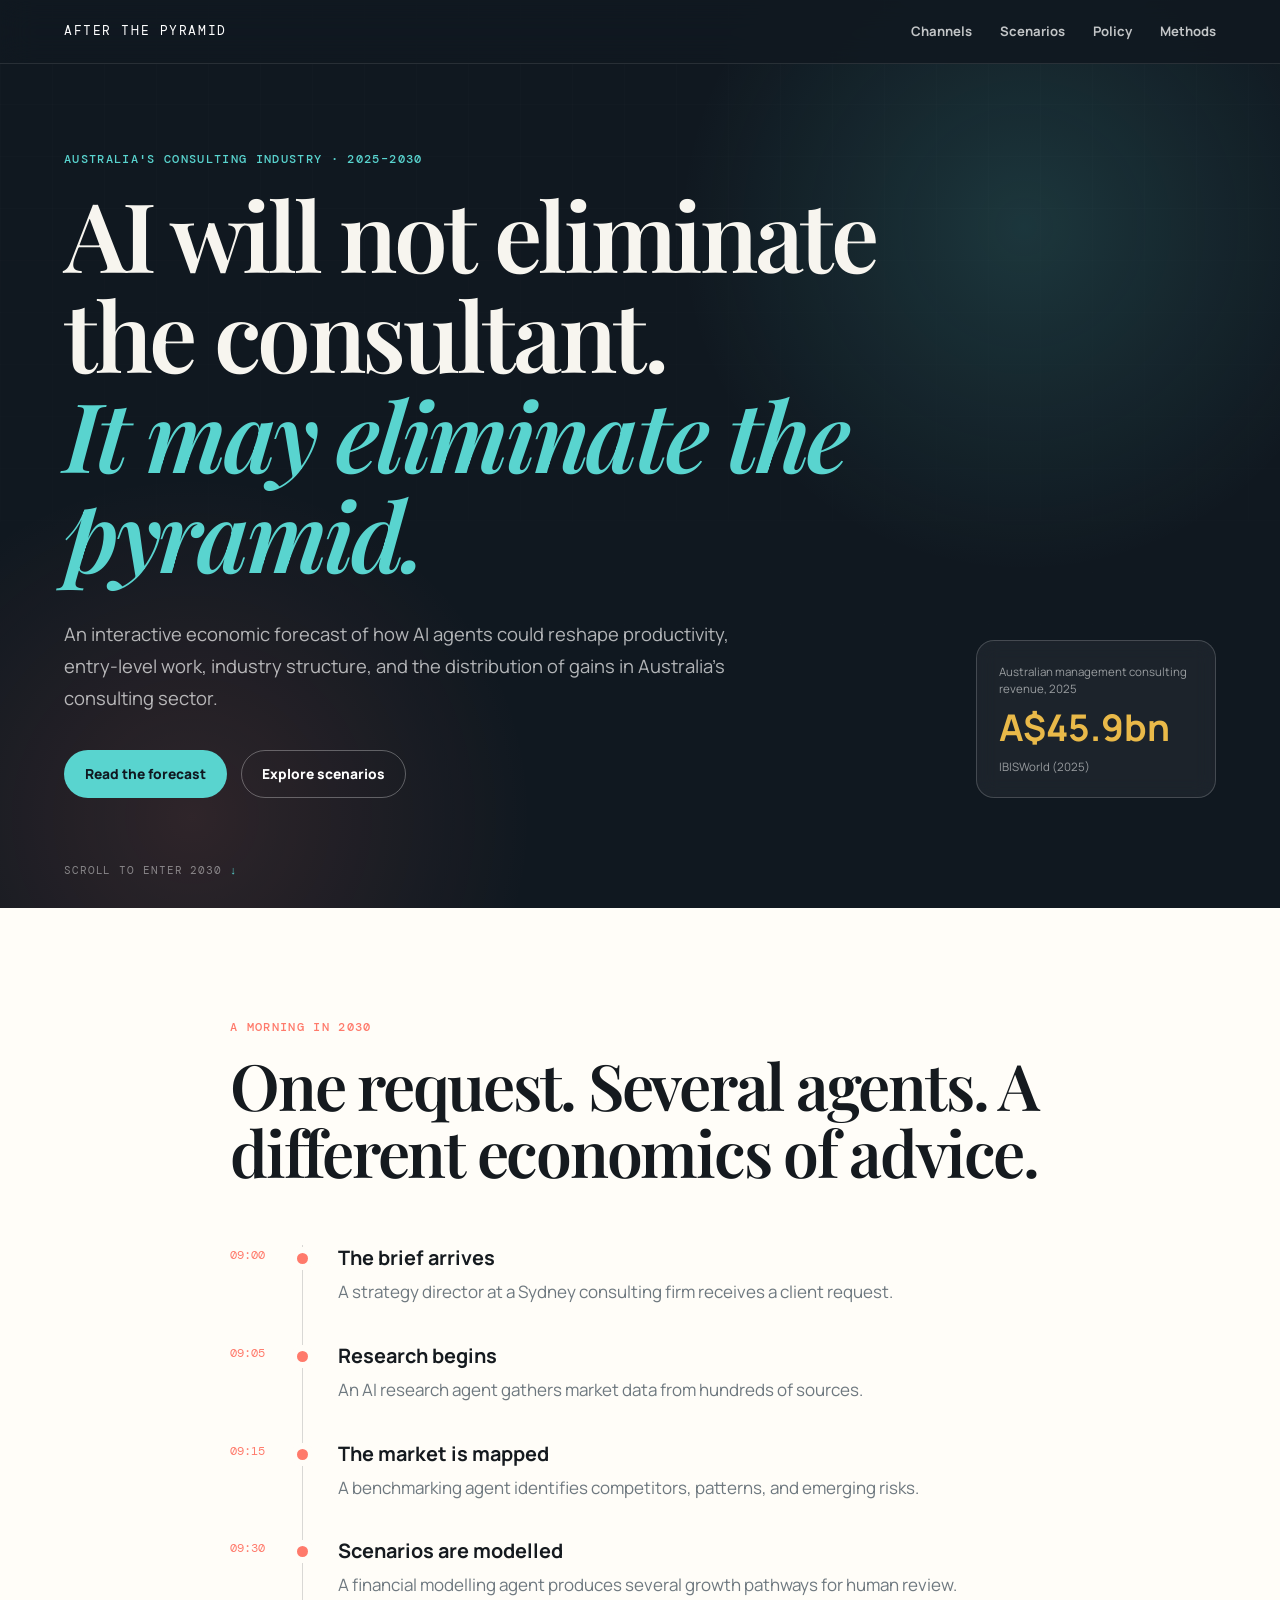
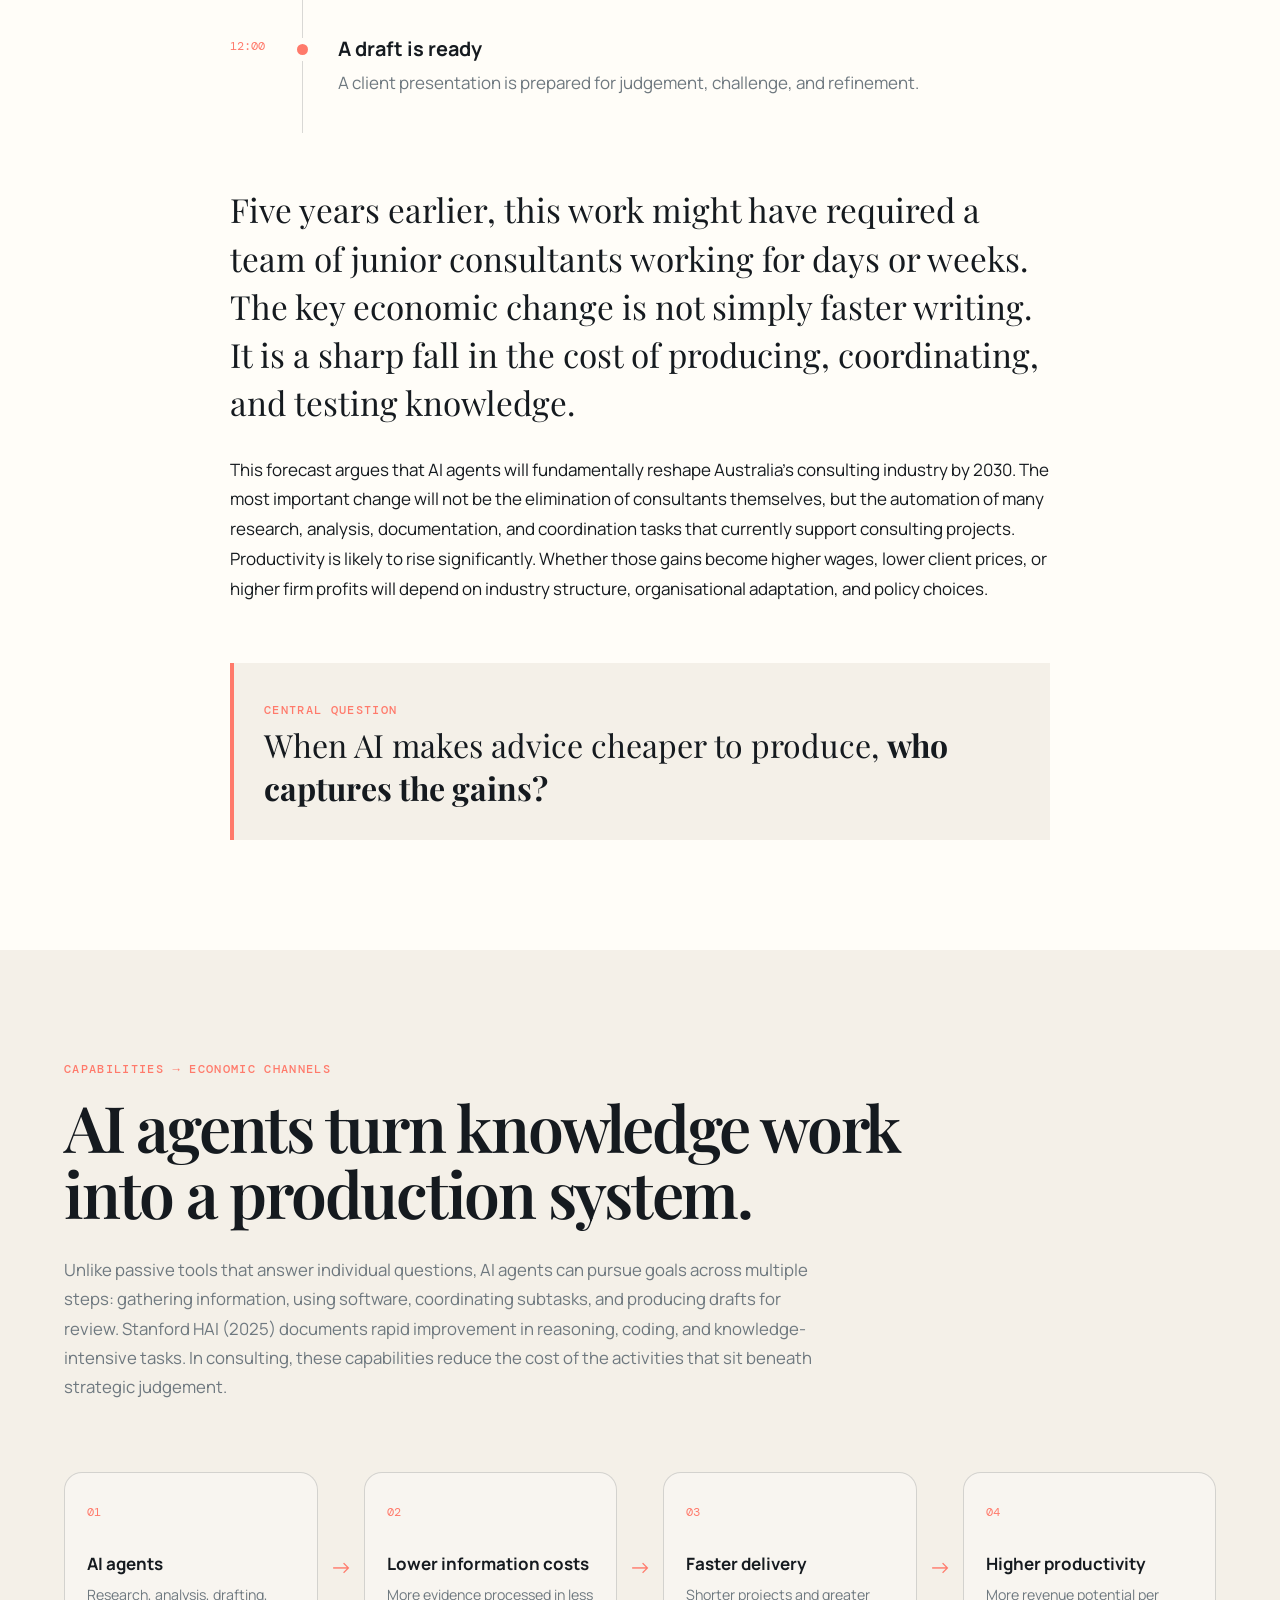
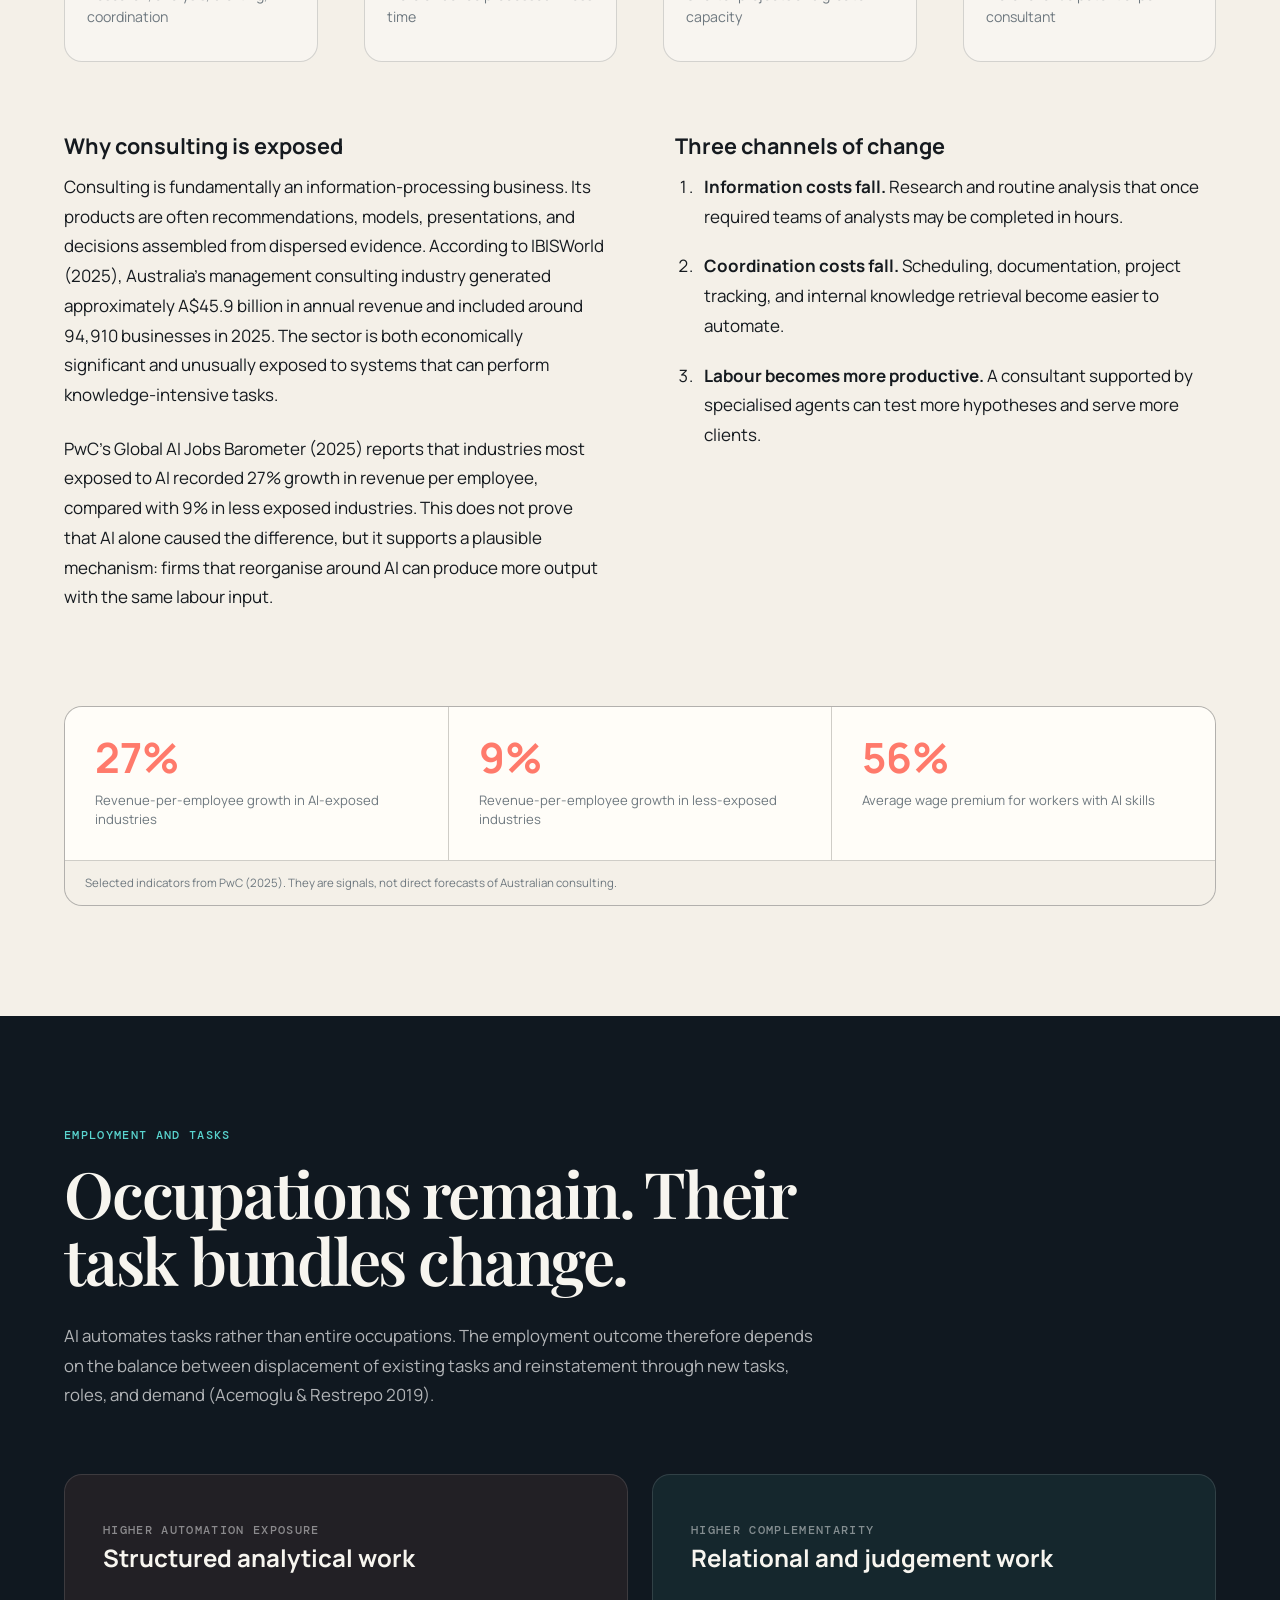
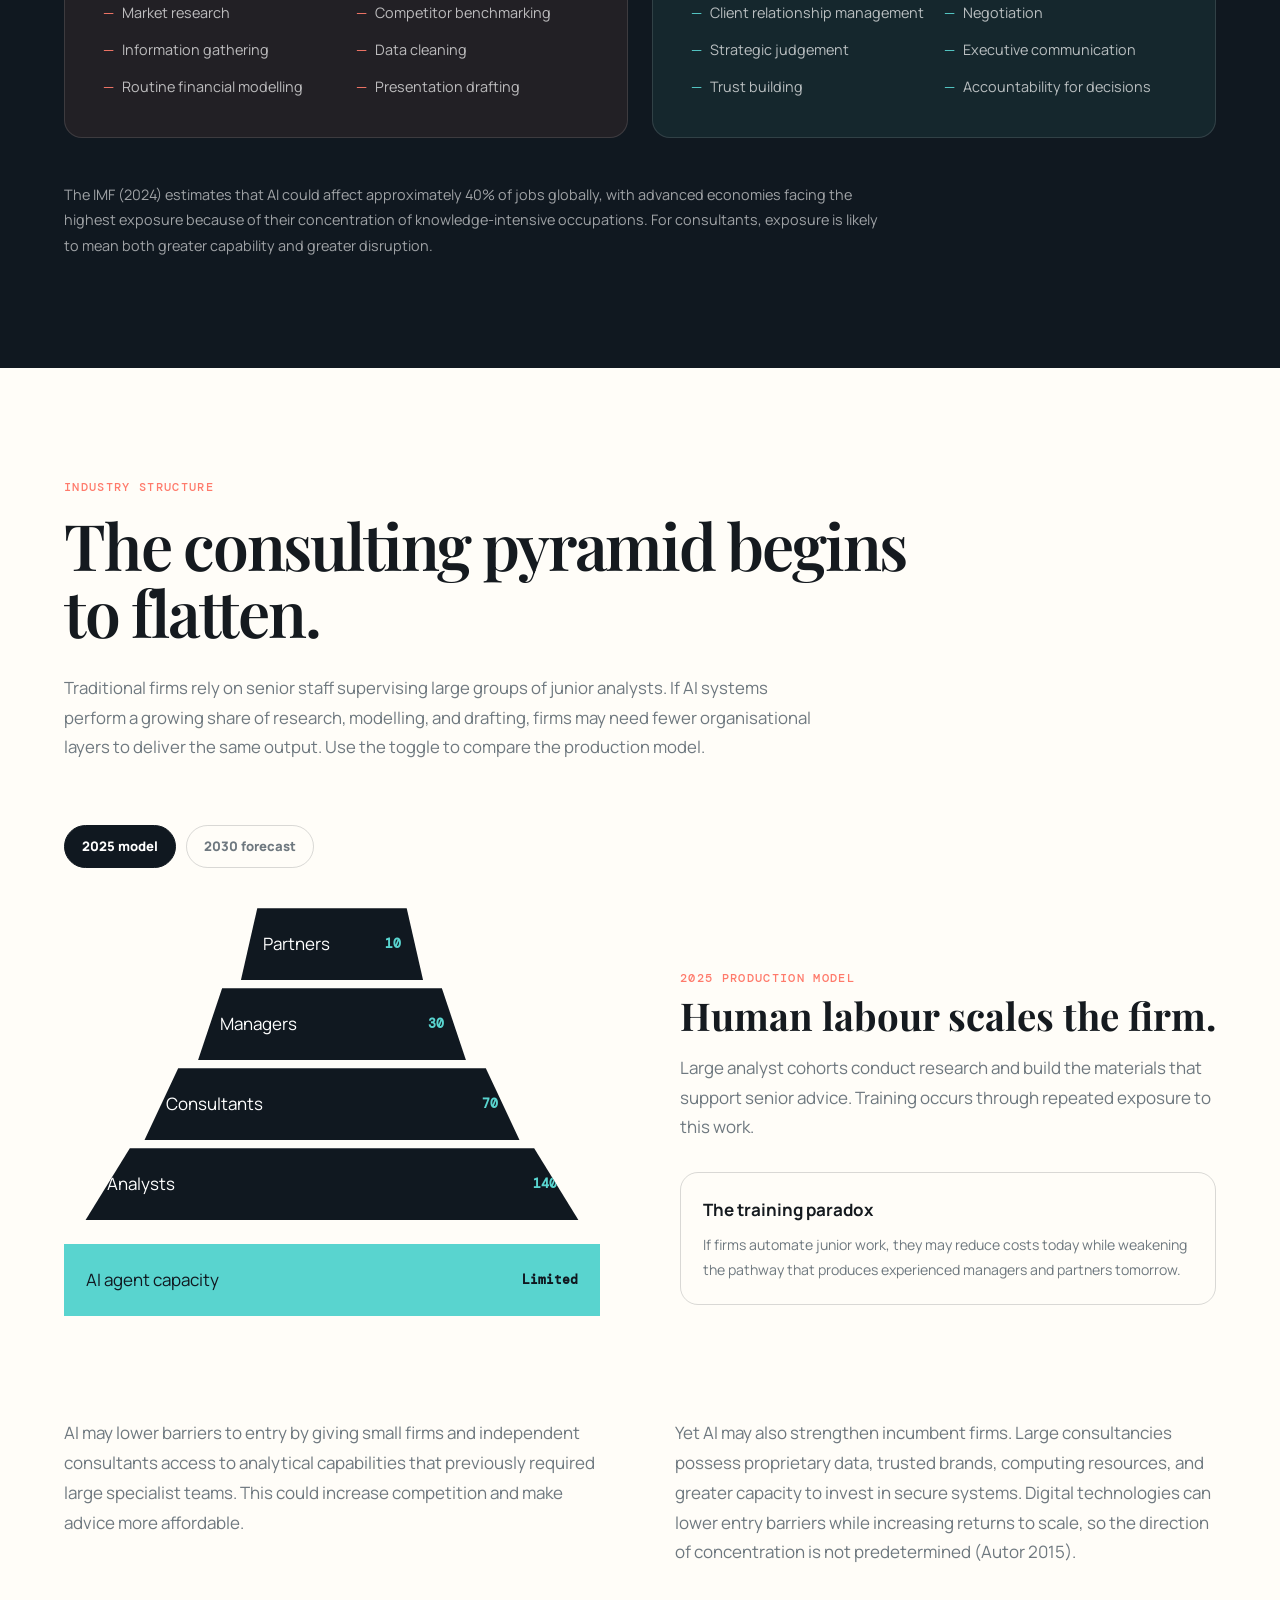
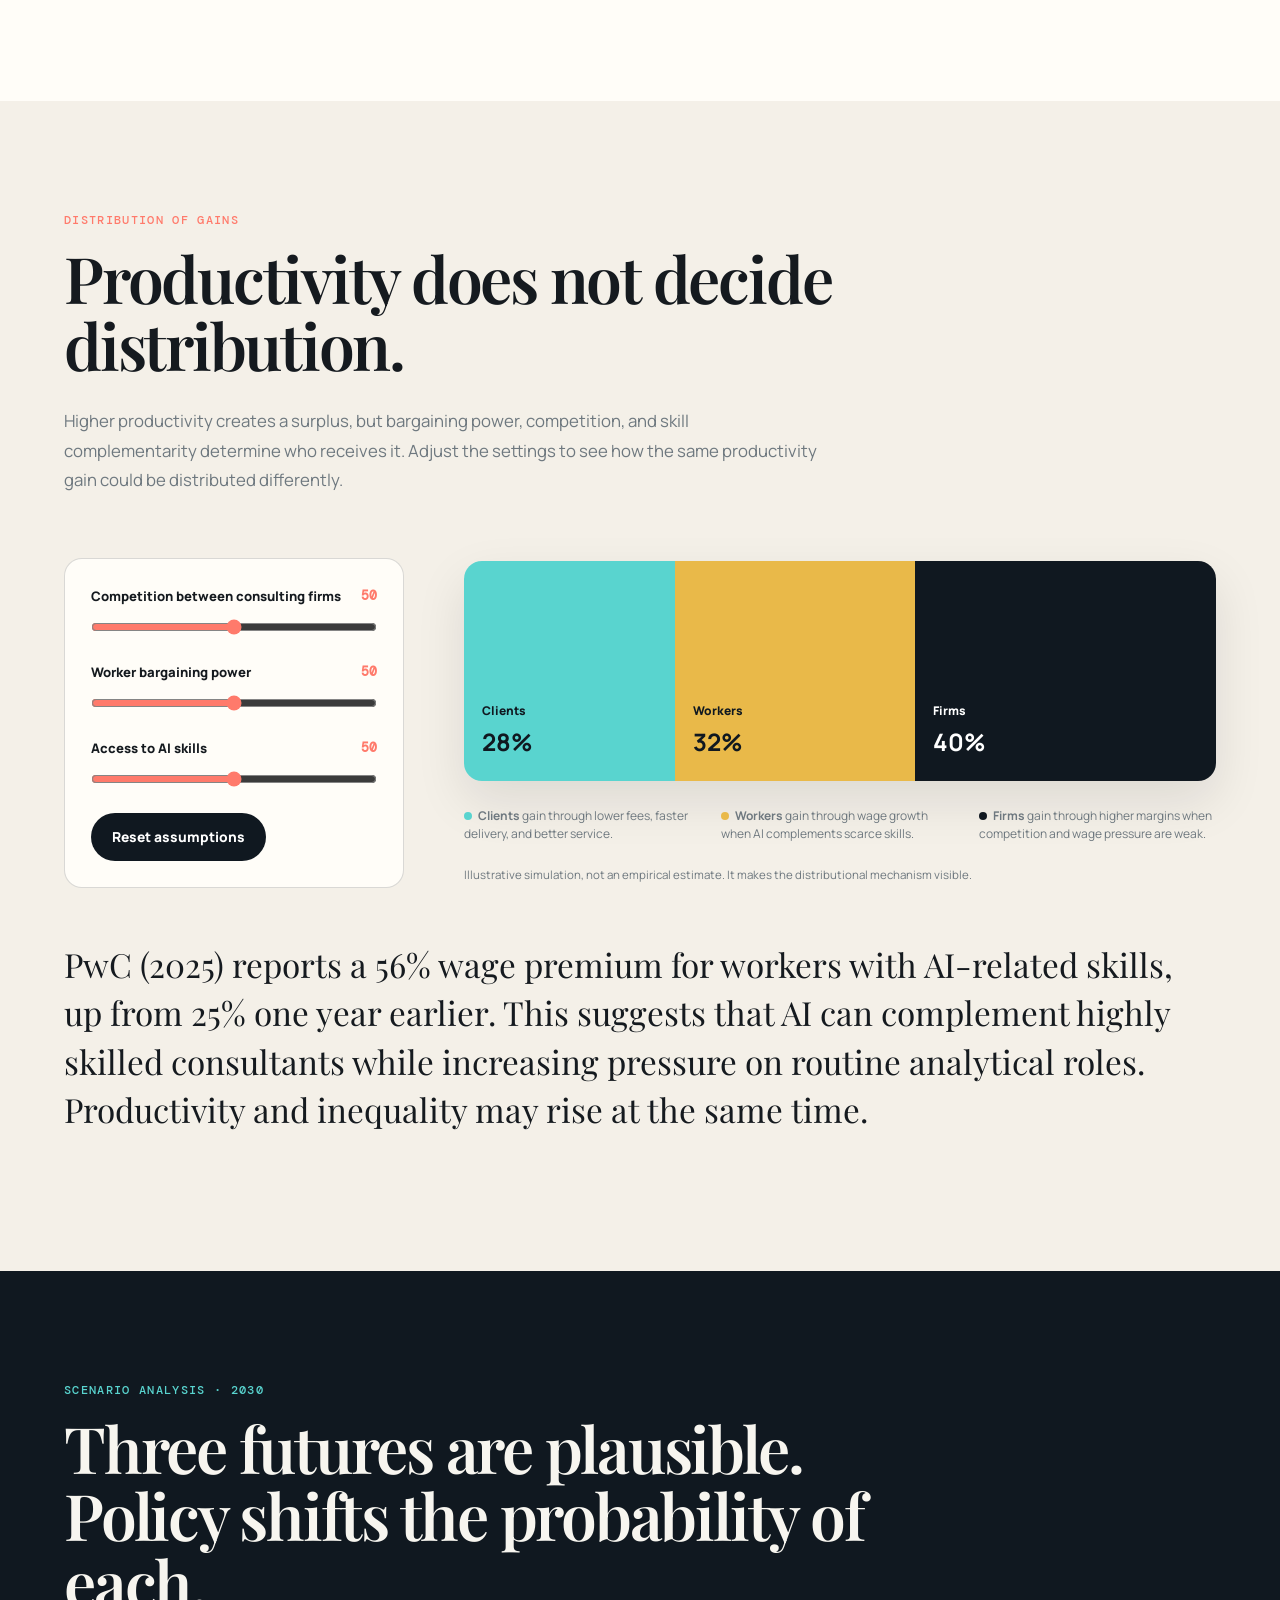
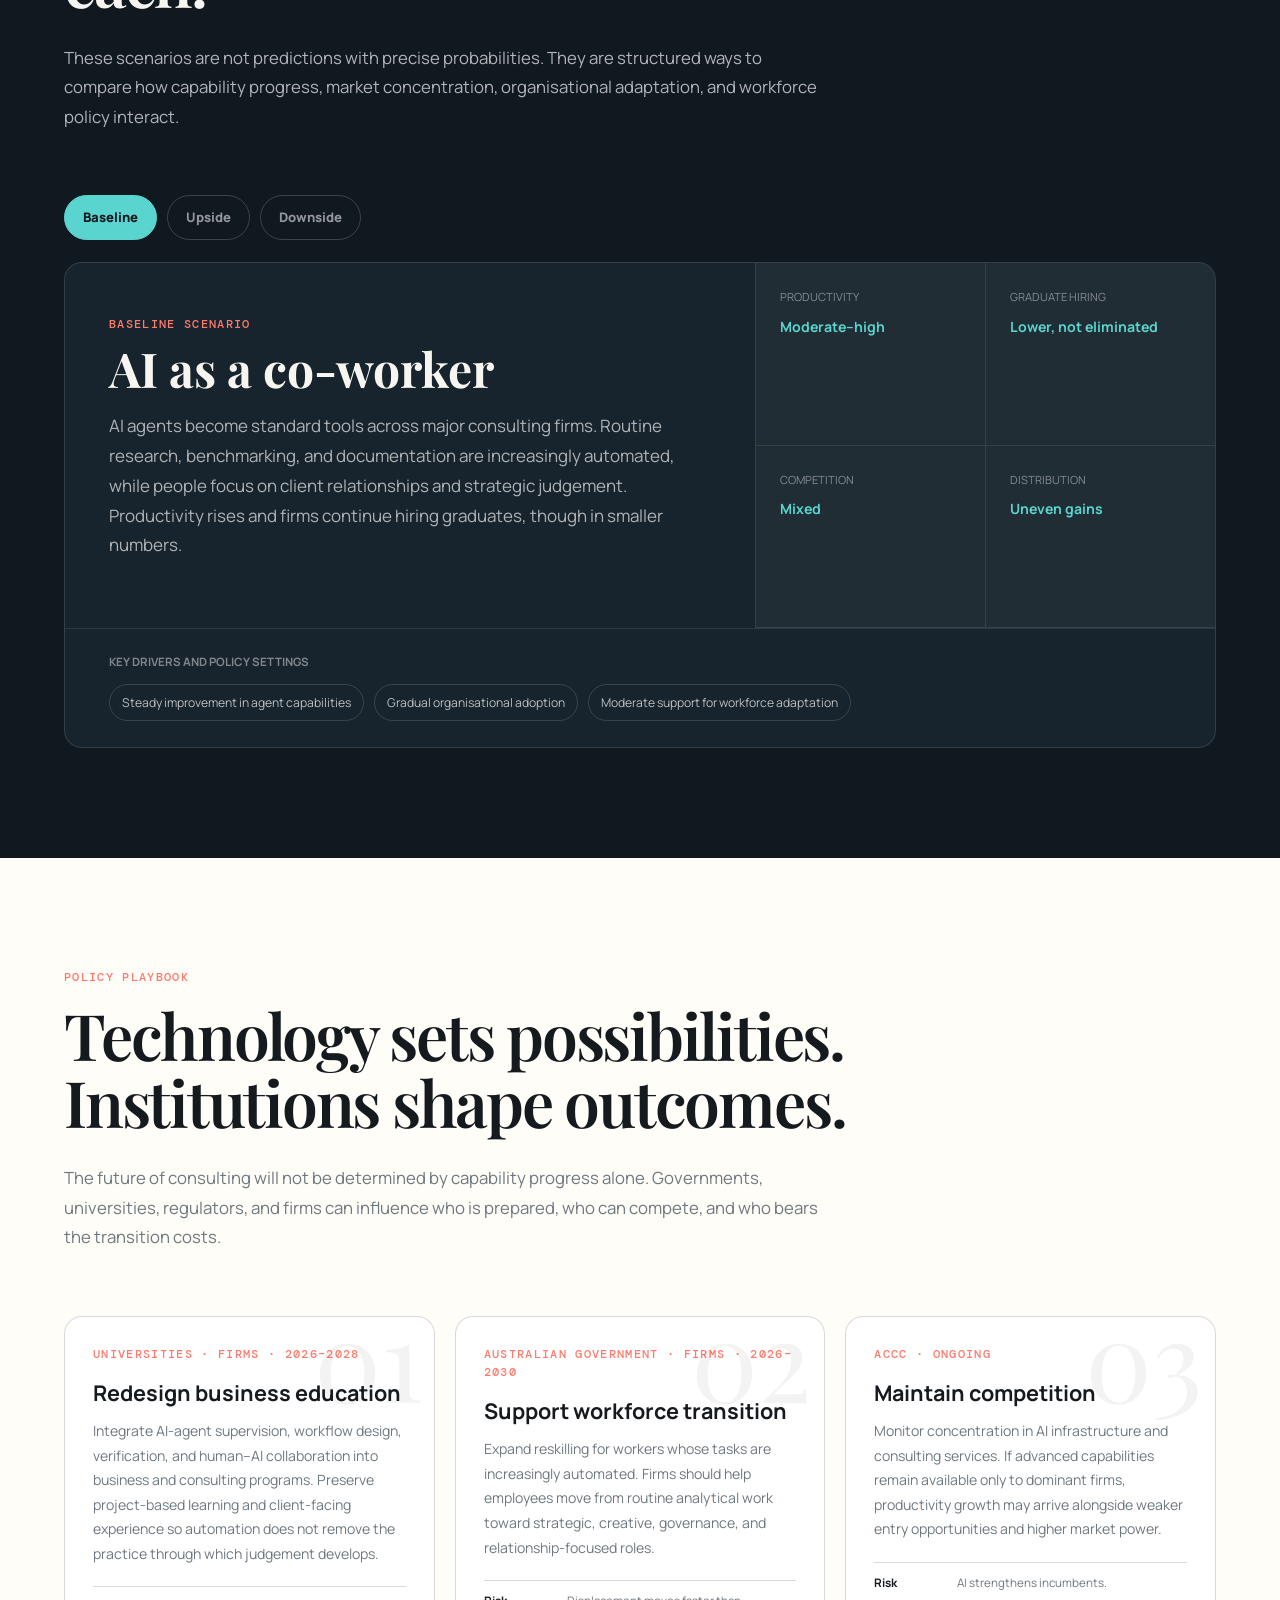
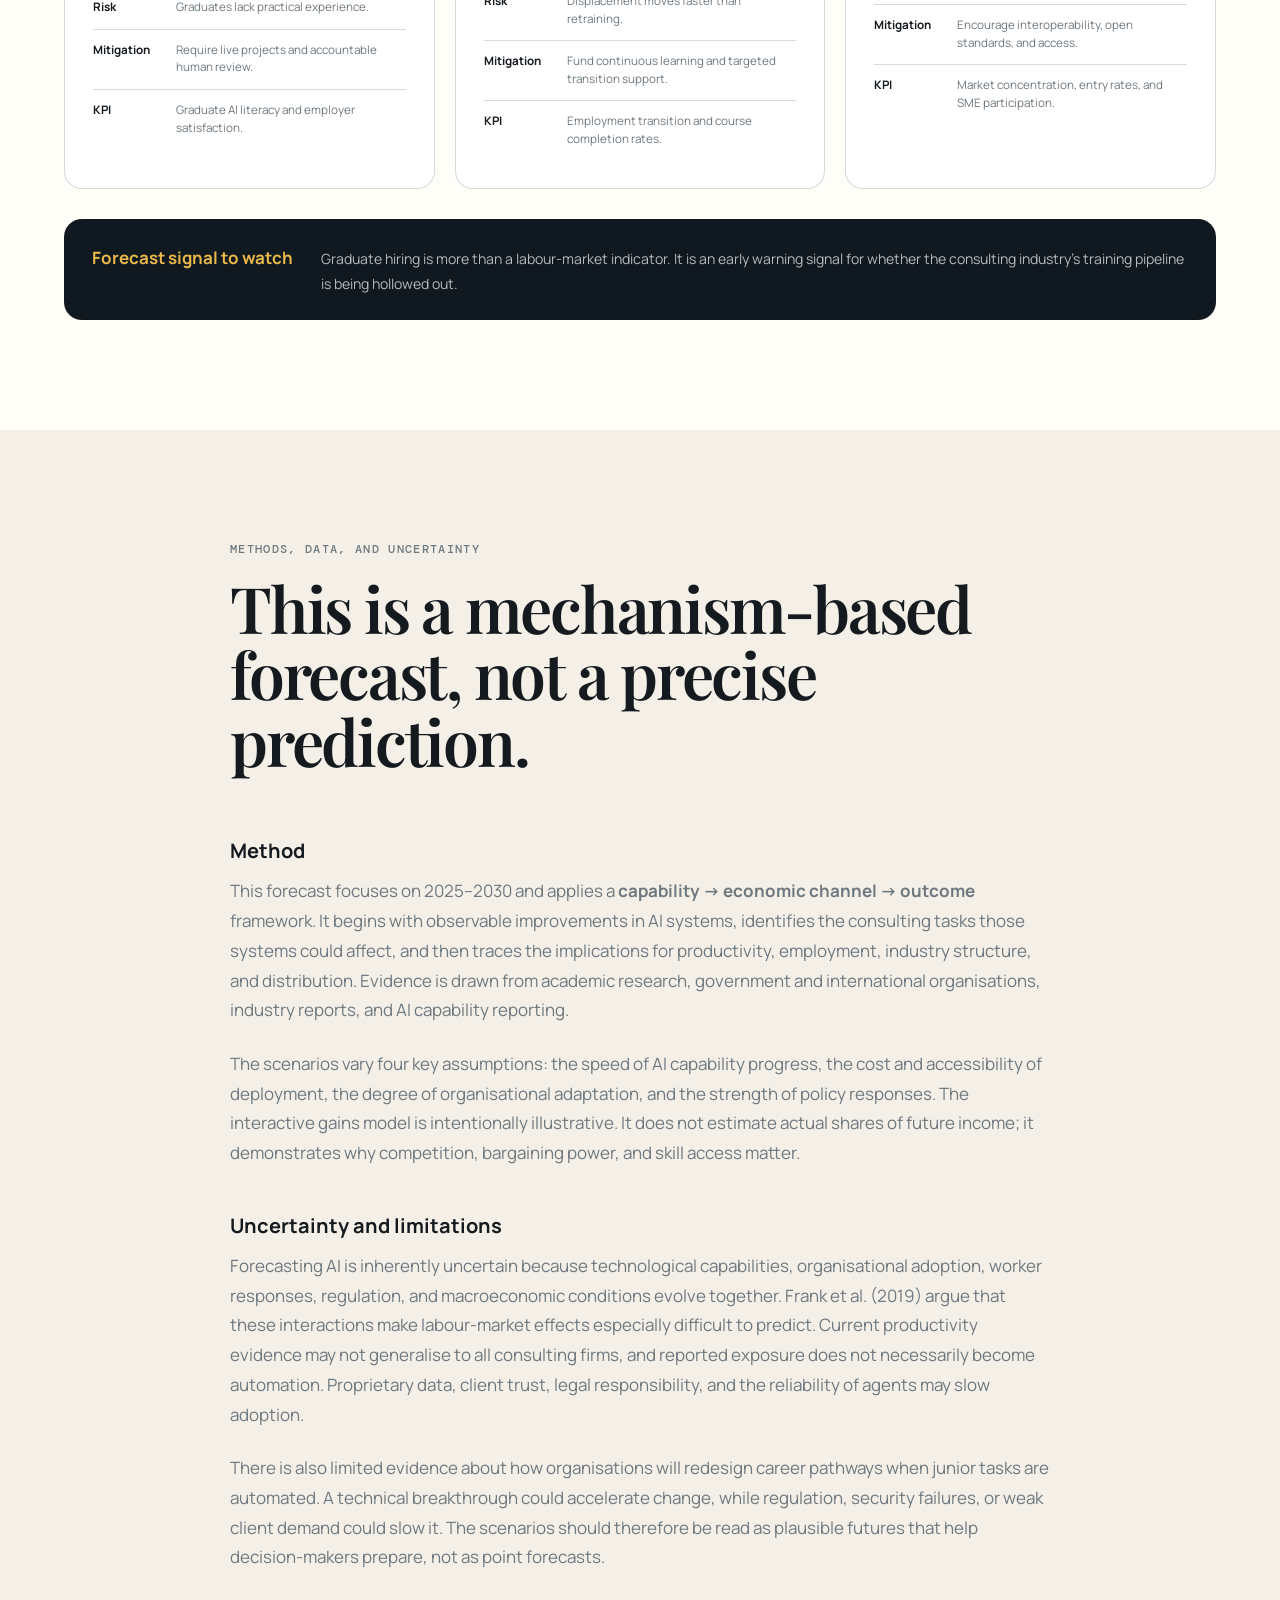
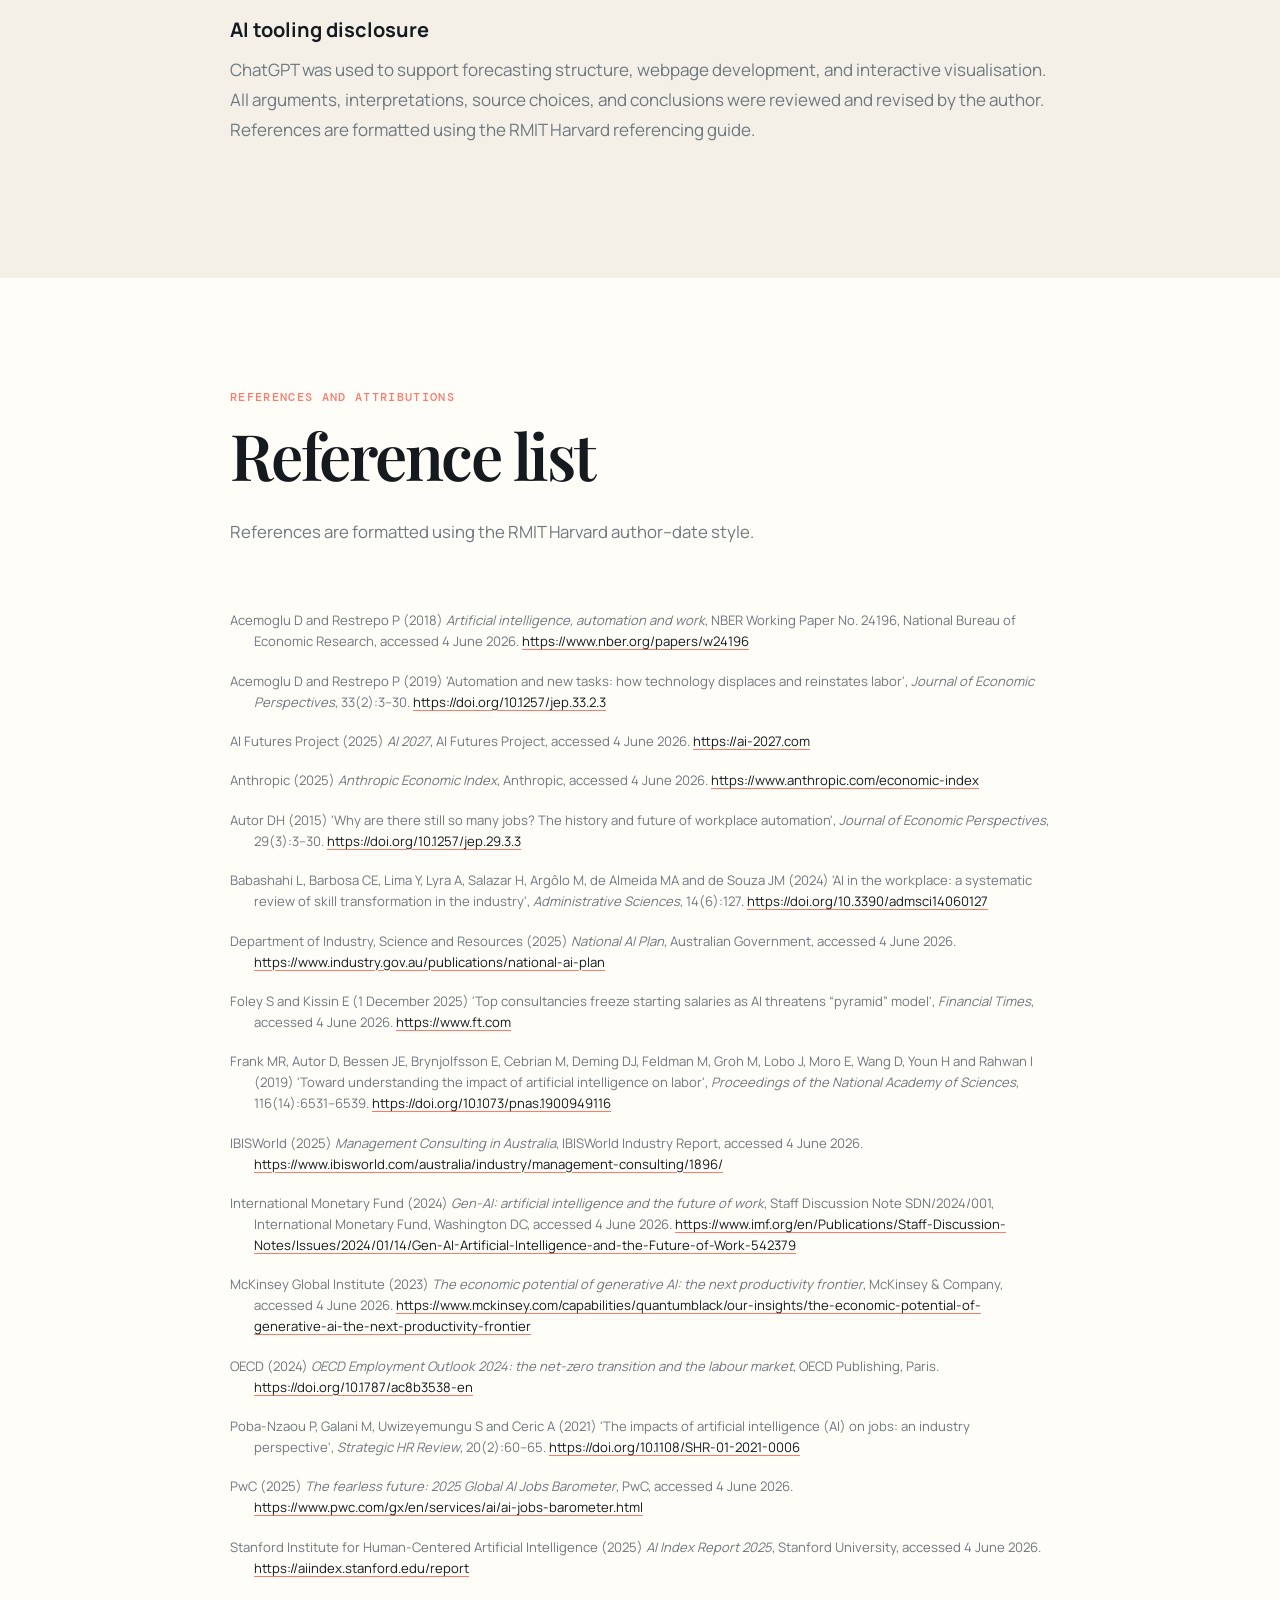
<file: index.html>
<!doctype html>
<html lang="en">
<head>
  <meta charset="utf-8">
  <meta name="viewport" content="width=device-width, initial-scale=1">
  <meta http-equiv="refresh" content="0; url=forecast.html">
  <title>After the Pyramid</title>
  <link rel="canonical" href="forecast.html">
</head>
<body>
  <p><a href="forecast.html">Open the interactive forecast</a></p>
</body>
</html>
</file>
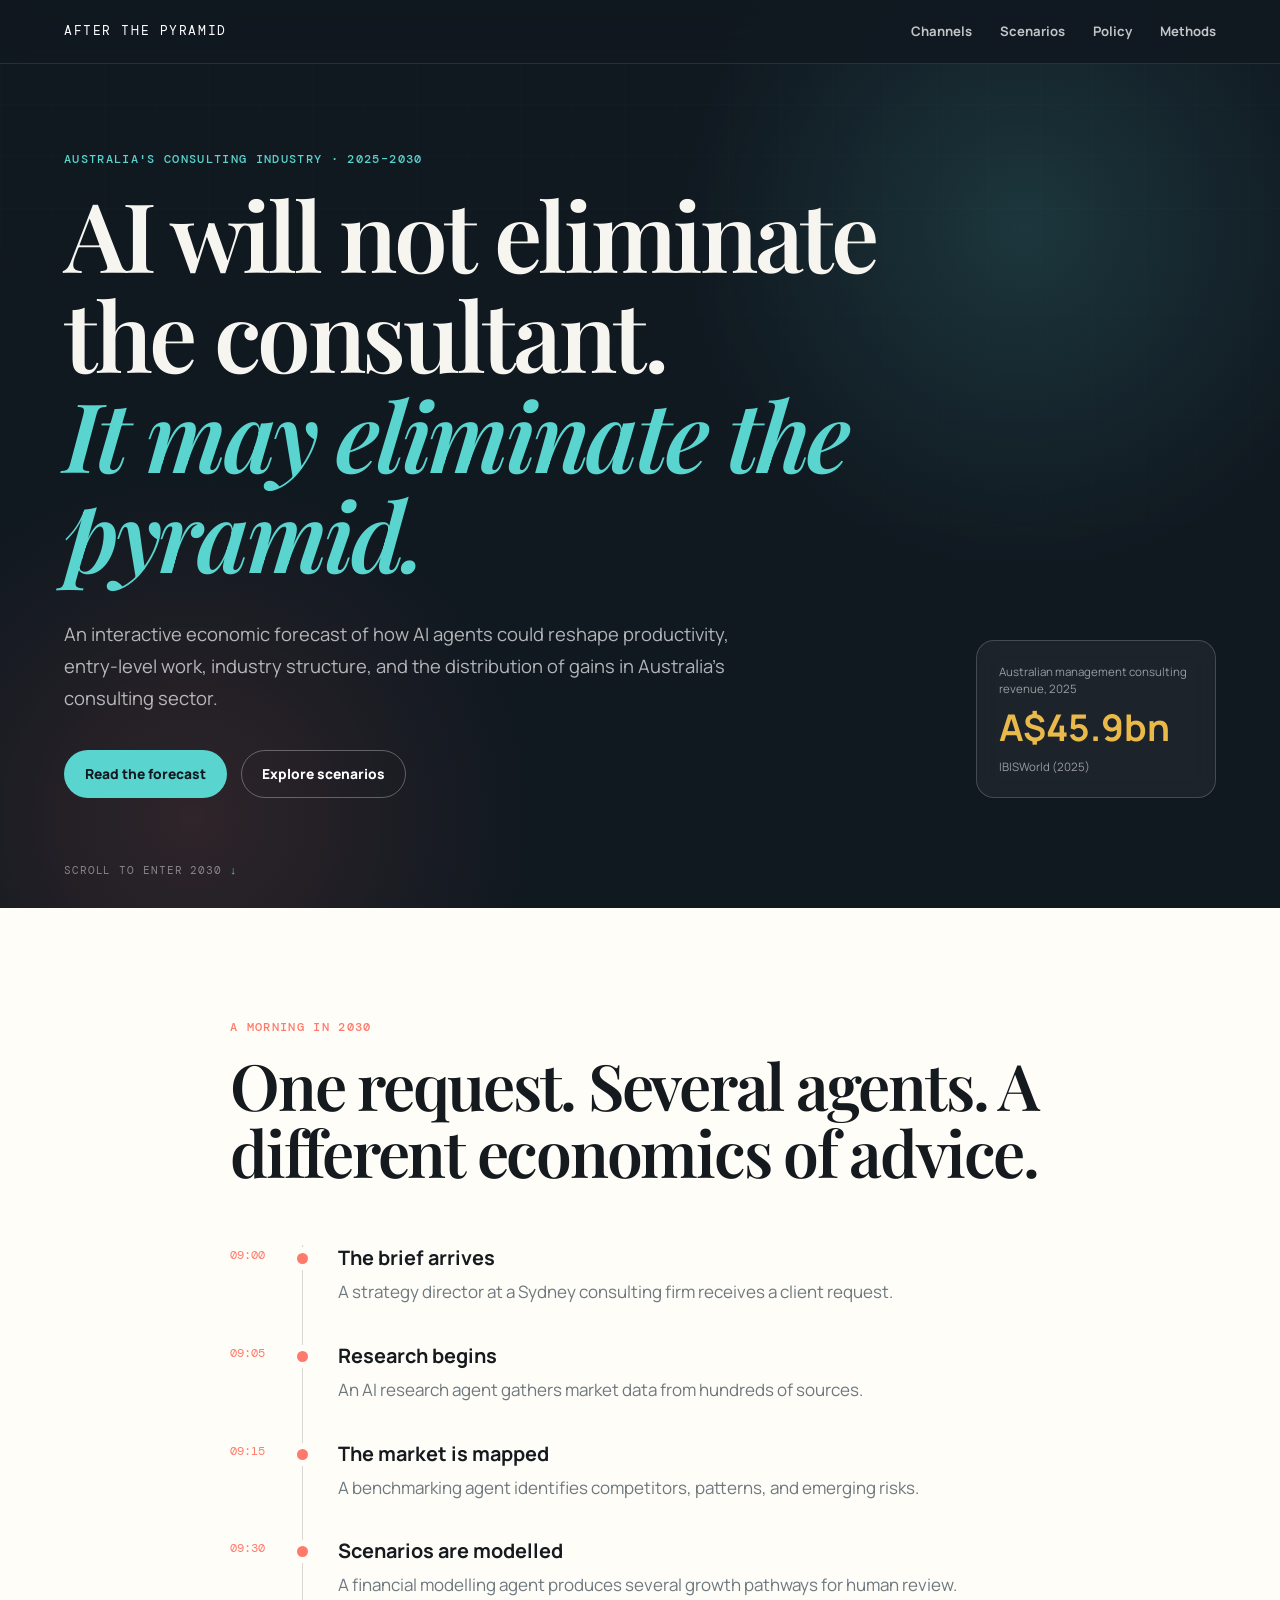
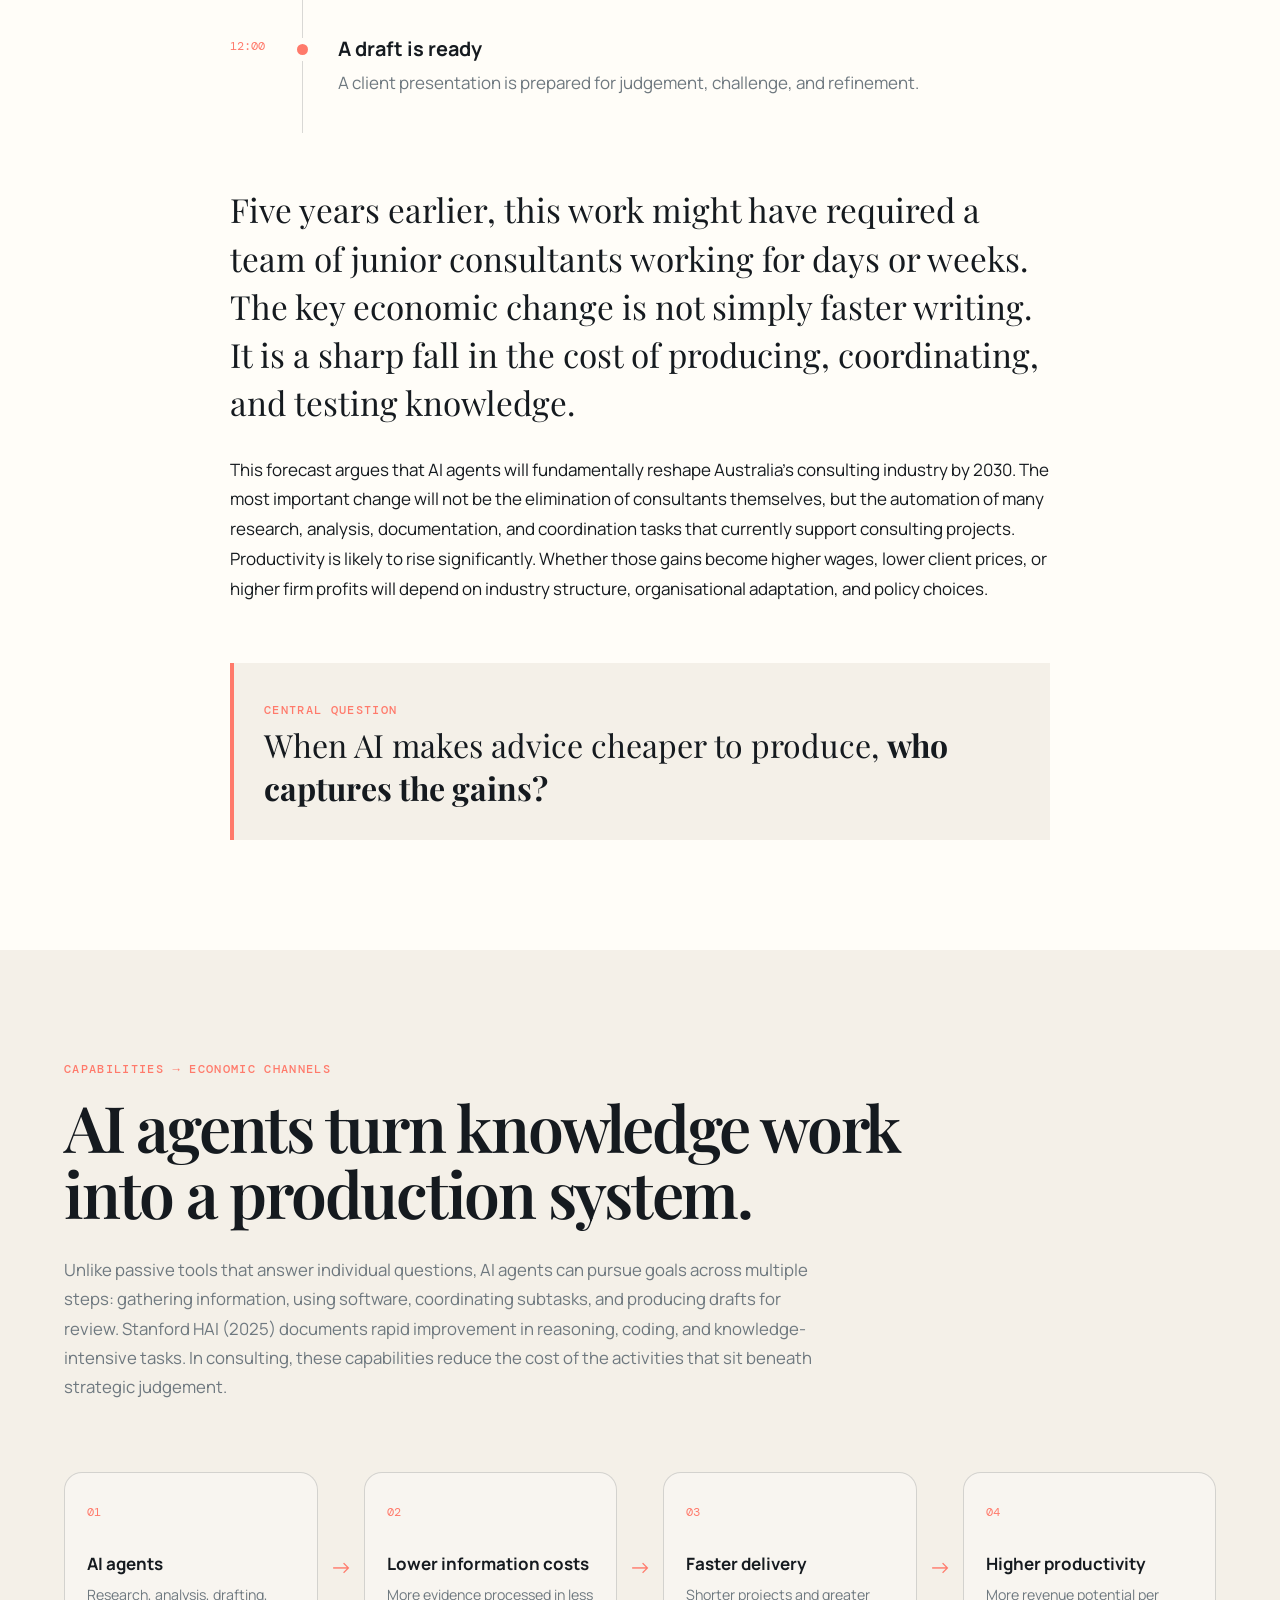
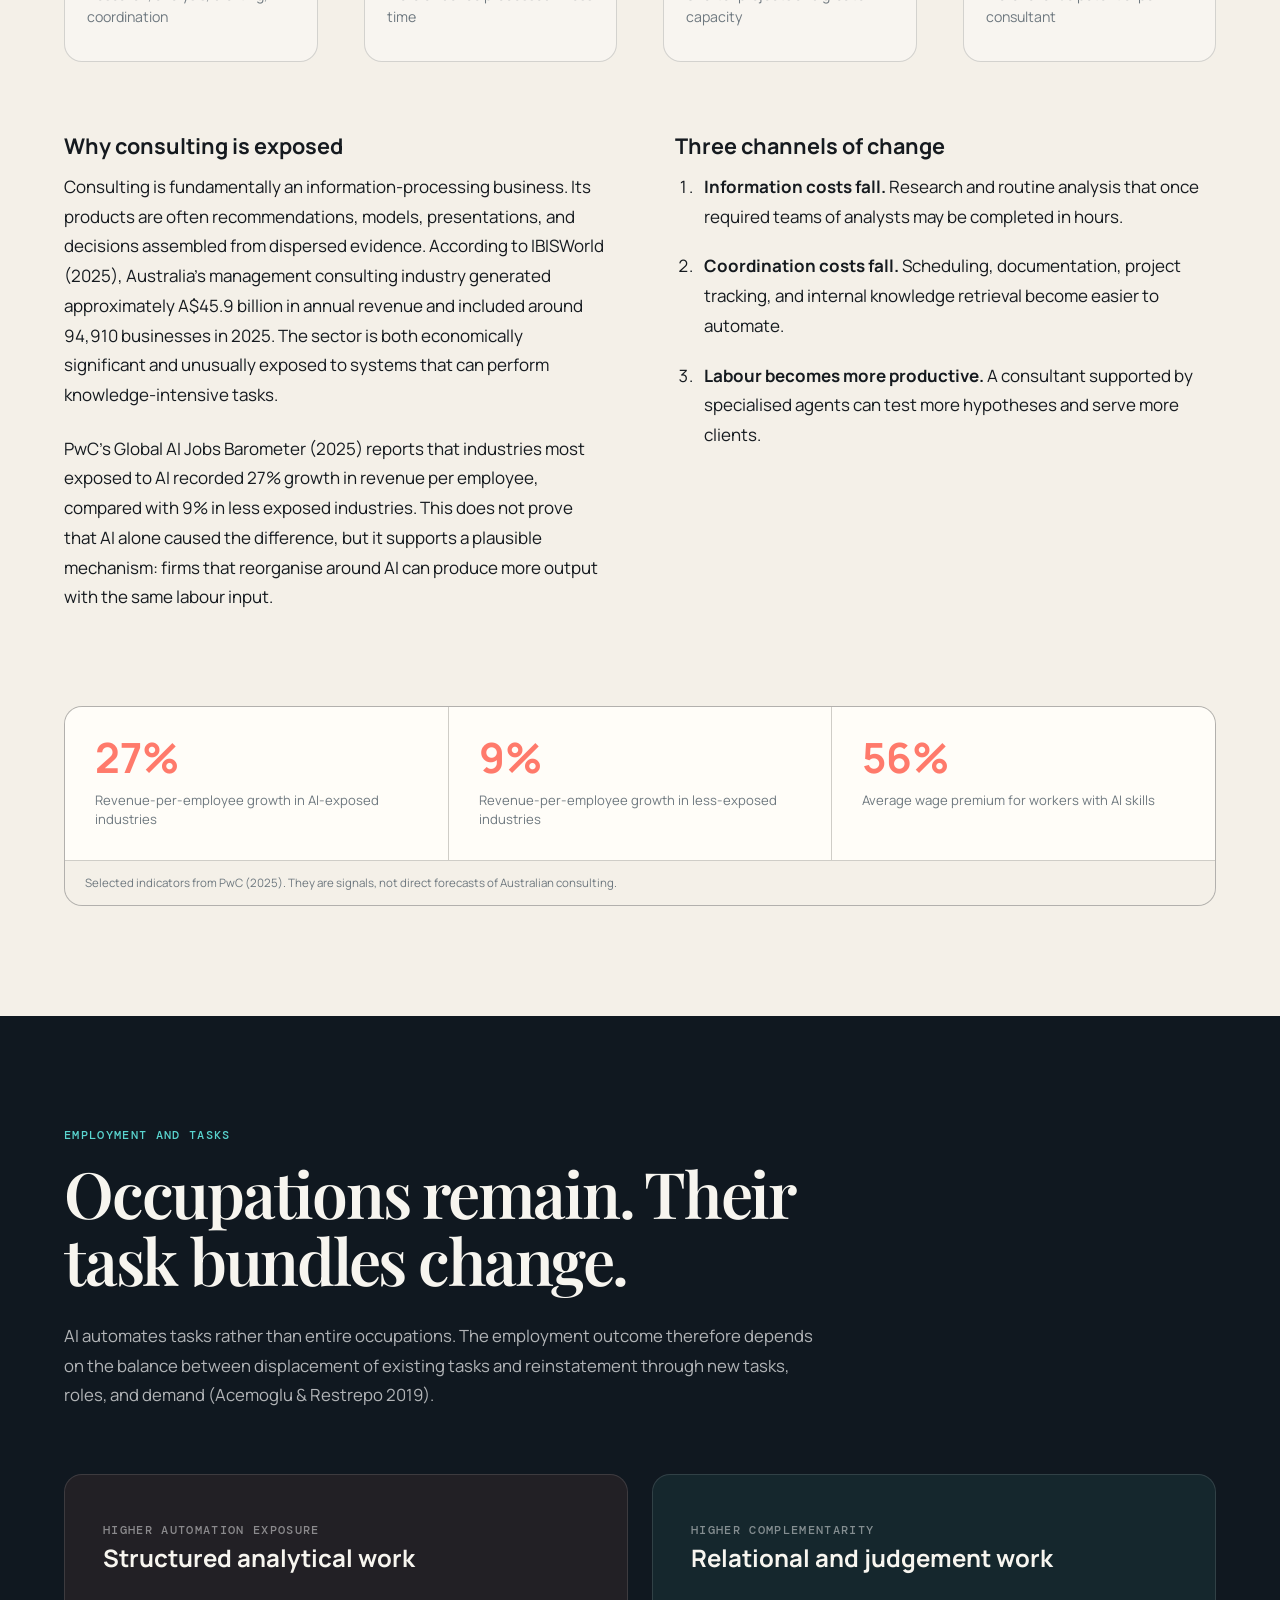
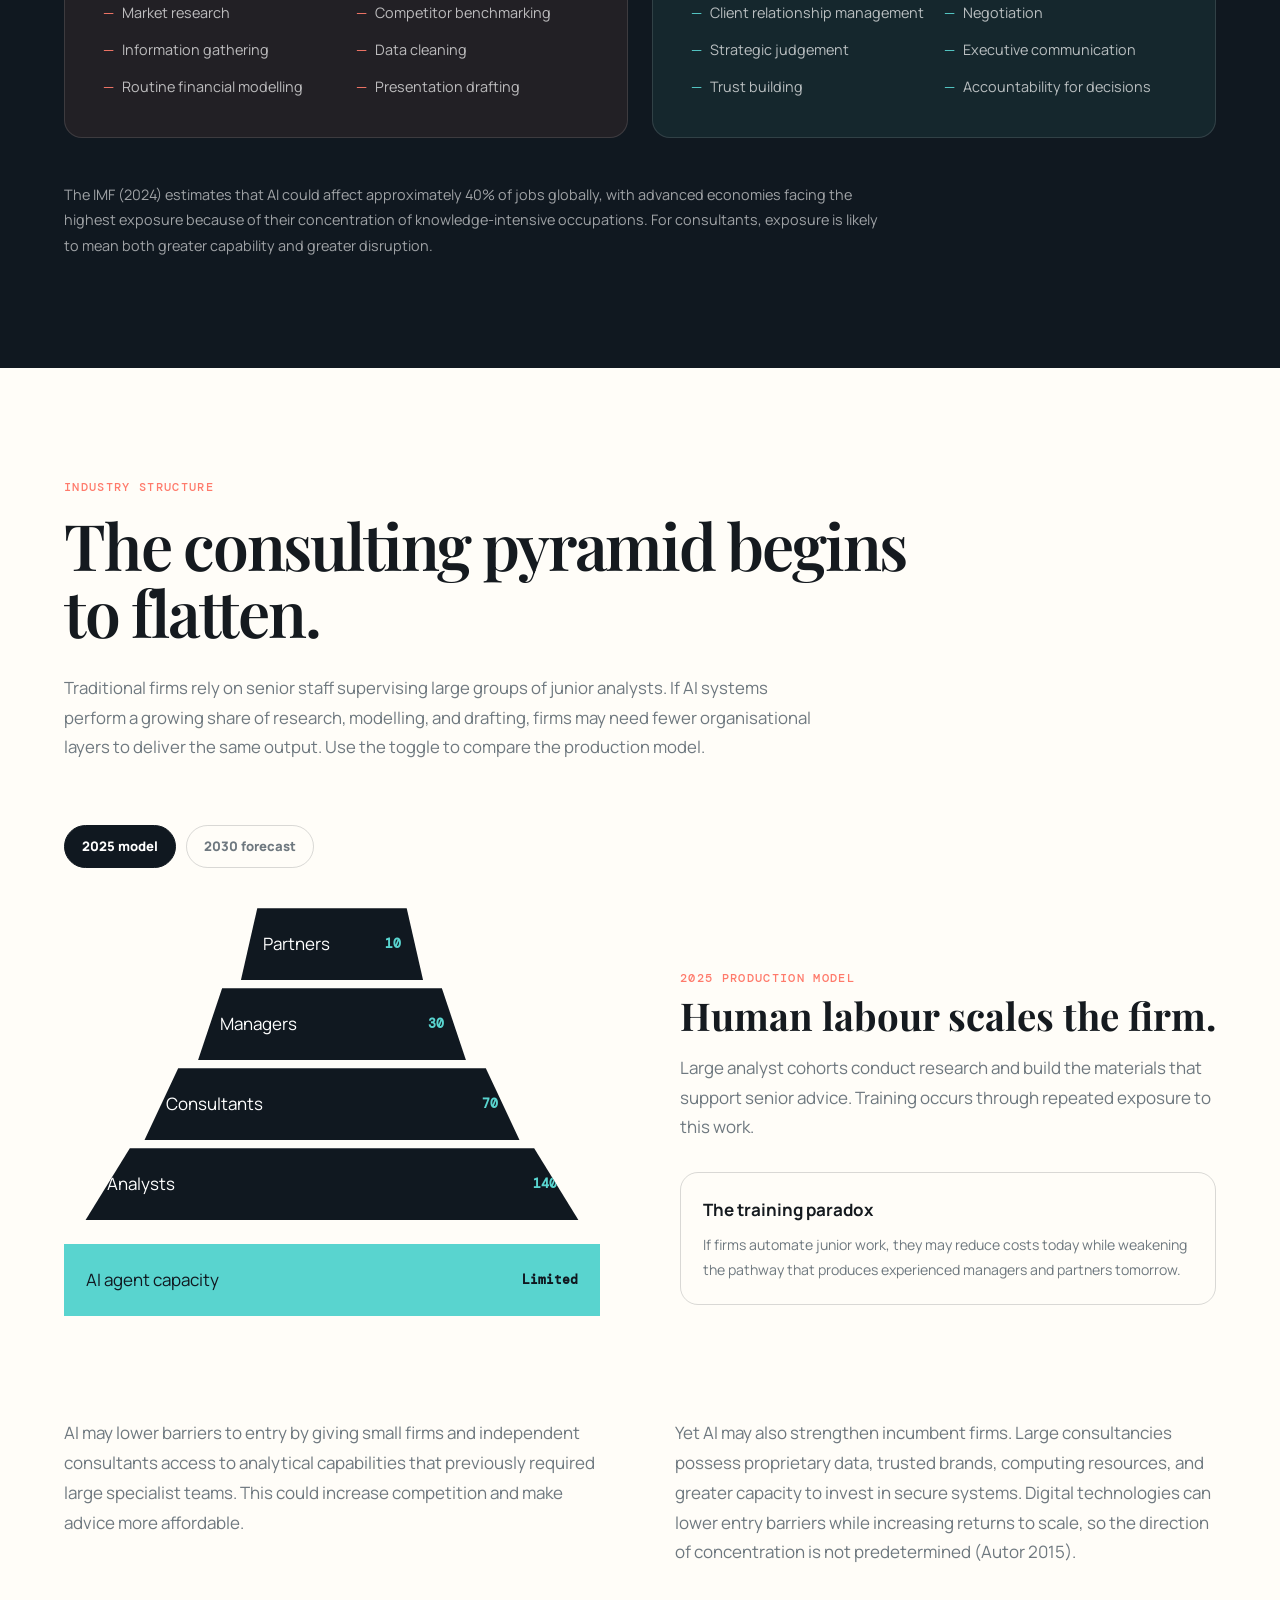
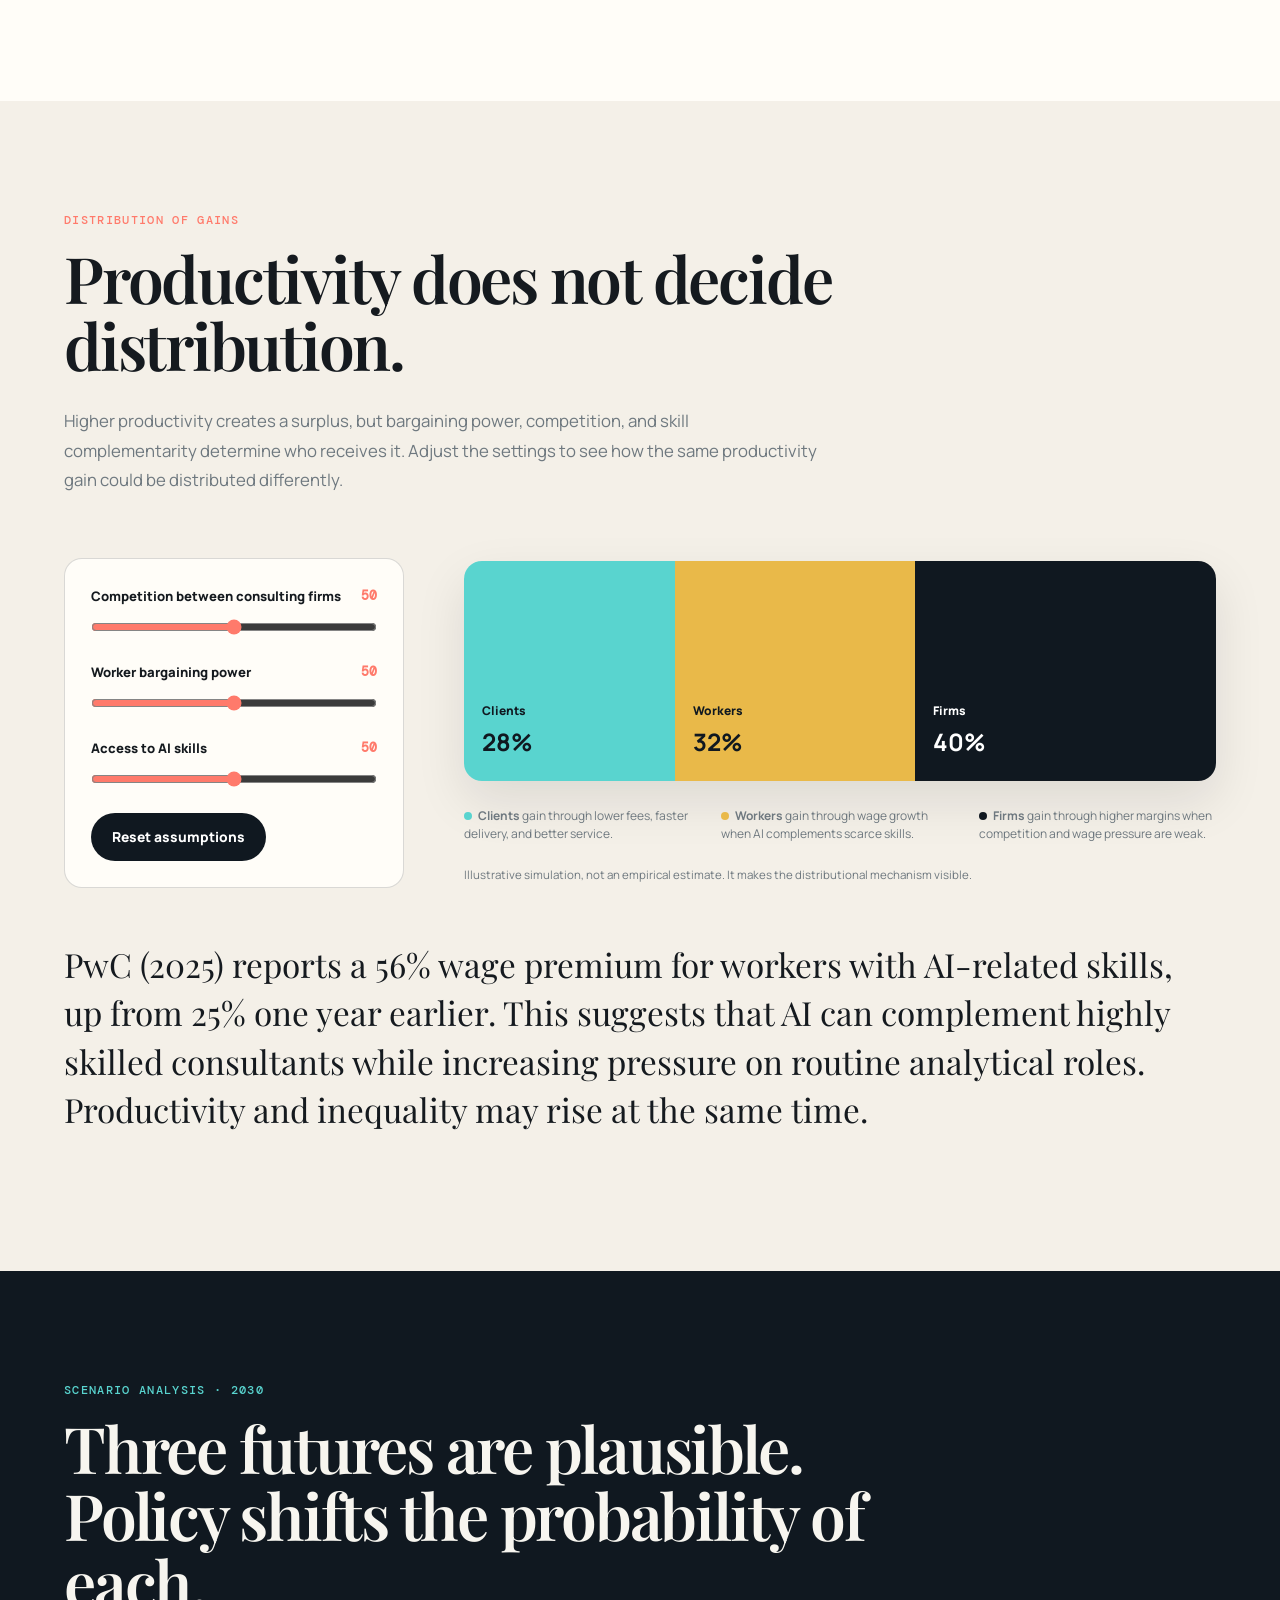
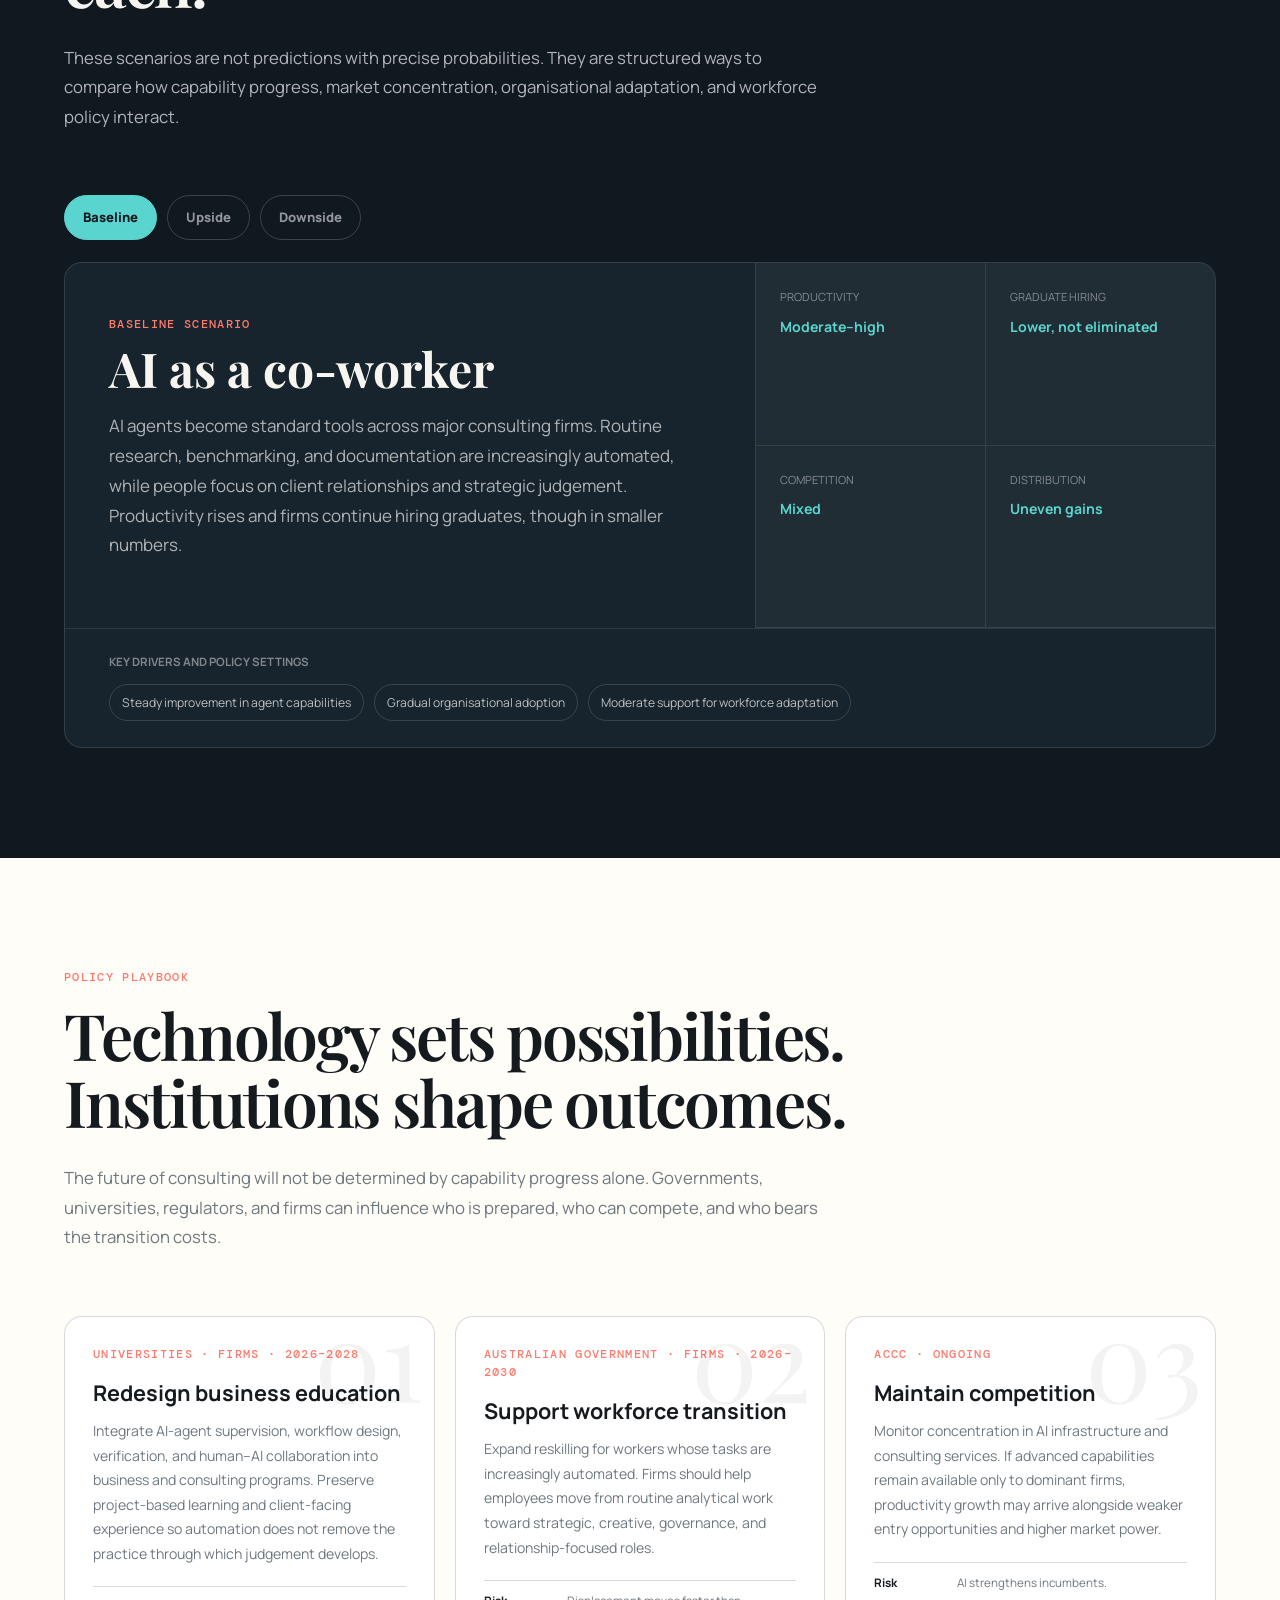
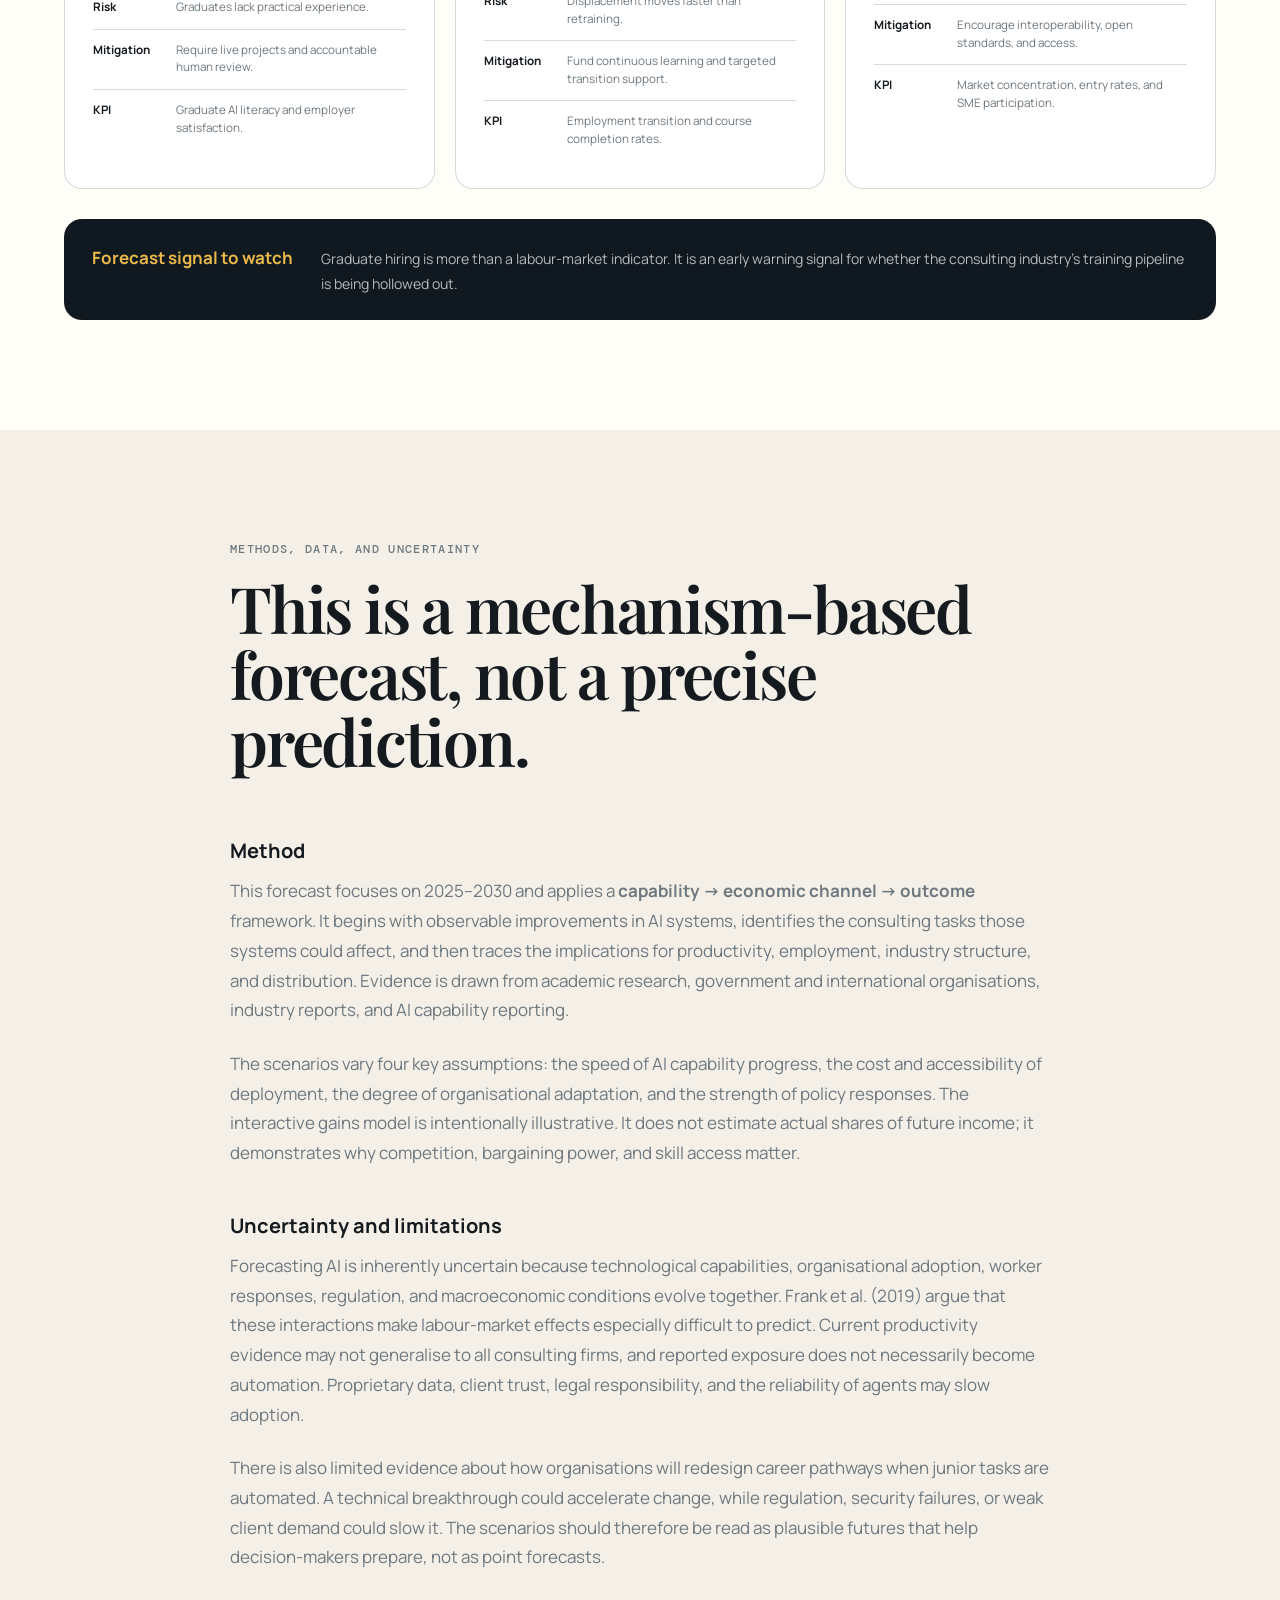
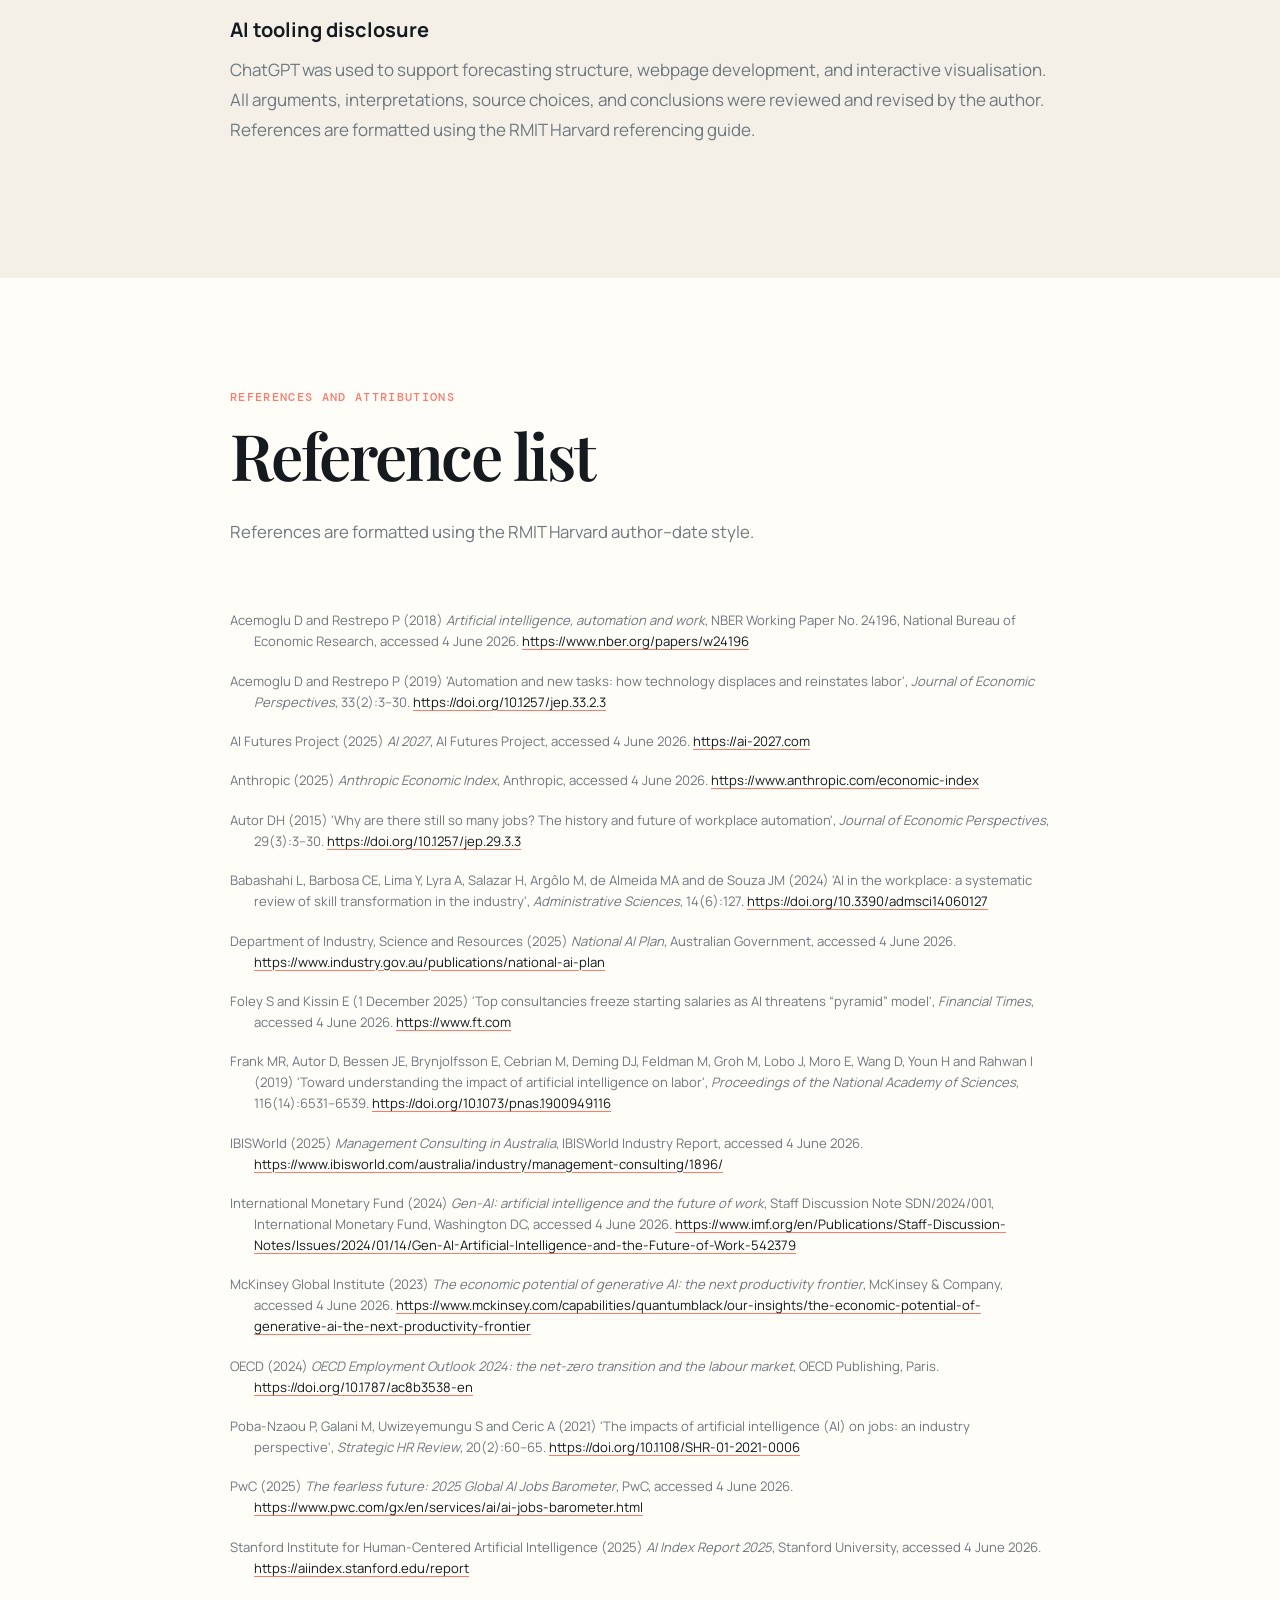
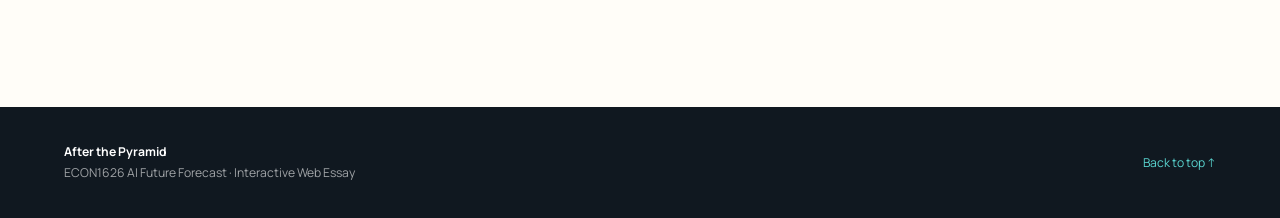
<file: forecast.html>
<!doctype html>
<html lang="en"><head><meta charset="utf-8"><meta name="viewport" content="width=device-width, initial-scale=1"><meta name="description" content="An interactive forecast of how AI agents may reshape Australia's consulting industry by 2030."><title>After the Pyramid | Australia's AI Consulting Forecast</title><link rel="preconnect" href="https://fonts.googleapis.com"><link rel="preconnect" href="https://fonts.gstatic.com" crossorigin><link href="https://fonts.googleapis.com/css2?family=DM+Mono:wght@400;500&family=Manrope:wght@400;500;600;700;800&family=Playfair+Display:ital,wght@0,600;0,700;1,600&display=swap" rel="stylesheet"><link rel="stylesheet" href="styles.css"></head>
<body><div class="progress-bar" id="progressBar" aria-hidden="true"></div><header class="site-header"><a class="brand" href="#top">AFTER THE PYRAMID</a><nav aria-label="Main navigation"><a href="#channels">Channels</a><a href="#scenarios">Scenarios</a><a href="#policy">Policy</a><a href="#methods">Methods</a></nav></header>
<main id="top">
<section class="hero section-dark"><div class="hero-grid"><div class="hero-copy"><p class="eyebrow">Australia's consulting industry · 2025–2030</p><h1>AI will not eliminate the consultant.<br><em>It may eliminate the pyramid.</em></h1><p class="hero-deck">An interactive economic forecast of how AI agents could reshape productivity, entry-level work, industry structure, and the distribution of gains in Australia's consulting sector.</p><div class="hero-actions"><a class="button button-primary" href="#opening">Read the forecast</a><a class="button button-ghost" href="#scenarios">Explore scenarios</a></div></div><div class="hero-stat"><span class="stat-label">Australian management consulting revenue, 2025</span><strong>A$45.9bn</strong><span class="stat-source">IBISWorld (2025)</span></div></div><div class="scroll-cue">Scroll to enter 2030 <span>↓</span></div></section>
<section class="opening section-light" id="opening"><div class="section-shell narrow"><p class="eyebrow">A morning in 2030</p><h2>One request. Several agents. A different economics of advice.</h2><div class="timeline" aria-label="Timeline of an AI-assisted consulting project"><article class="timeline-item"><time>09:00</time><div><h3>The brief arrives</h3><p>A strategy director at a Sydney consulting firm receives a client request.</p></div></article><article class="timeline-item"><time>09:05</time><div><h3>Research begins</h3><p>An AI research agent gathers market data from hundreds of sources.</p></div></article><article class="timeline-item"><time>09:15</time><div><h3>The market is mapped</h3><p>A benchmarking agent identifies competitors, patterns, and emerging risks.</p></div></article><article class="timeline-item"><time>09:30</time><div><h3>Scenarios are modelled</h3><p>A financial modelling agent produces several growth pathways for human review.</p></div></article><article class="timeline-item"><time>12:00</time><div><h3>A draft is ready</h3><p>A client presentation is prepared for judgement, challenge, and refinement.</p></div></article></div><p class="lead">Five years earlier, this work might have required a team of junior consultants working for days or weeks. The key economic change is not simply faster writing. It is a sharp fall in the cost of producing, coordinating, and testing knowledge.</p><p>This forecast argues that AI agents will fundamentally reshape Australia's consulting industry by 2030. The most important change will not be the elimination of consultants themselves, but the automation of many research, analysis, documentation, and coordination tasks that currently support consulting projects. Productivity is likely to rise significantly. Whether those gains become higher wages, lower client prices, or higher firm profits will depend on industry structure, organisational adaptation, and policy choices.</p><aside class="thesis-card"><span class="card-kicker">Central question</span><p>When AI makes advice cheaper to produce, <strong>who captures the gains?</strong></p></aside></div></section>
<section class="section-paper" id="channels"><div class="section-shell"><div class="section-heading"><p class="eyebrow">Capabilities → economic channels</p><h2>AI agents turn knowledge work into a production system.</h2><p>Unlike passive tools that answer individual questions, AI agents can pursue goals across multiple steps: gathering information, using software, coordinating subtasks, and producing drafts for review. Stanford HAI (2025) documents rapid improvement in reasoning, coding, and knowledge-intensive tasks. In consulting, these capabilities reduce the cost of the activities that sit beneath strategic judgement.</p></div><div class="mechanism-flow" aria-label="Economic mechanism from AI agents to productivity"><div class="flow-node"><span>01</span><strong>AI agents</strong><small>Research, analysis, drafting, coordination</small></div><div class="flow-arrow">→</div><div class="flow-node"><span>02</span><strong>Lower information costs</strong><small>More evidence processed in less time</small></div><div class="flow-arrow">→</div><div class="flow-node"><span>03</span><strong>Faster delivery</strong><small>Shorter projects and greater capacity</small></div><div class="flow-arrow">→</div><div class="flow-node"><span>04</span><strong>Higher productivity</strong><small>More revenue potential per consultant</small></div></div><div class="two-column text-grid"><div><h3>Why consulting is exposed</h3><p>Consulting is fundamentally an information-processing business. Its products are often recommendations, models, presentations, and decisions assembled from dispersed evidence. According to IBISWorld (2025), Australia's management consulting industry generated approximately A$45.9 billion in annual revenue and included around 94,910 businesses in 2025. The sector is both economically significant and unusually exposed to systems that can perform knowledge-intensive tasks.</p><p>PwC's Global AI Jobs Barometer (2025) reports that industries most exposed to AI recorded 27% growth in revenue per employee, compared with 9% in less exposed industries. This does not prove that AI alone caused the difference, but it supports a plausible mechanism: firms that reorganise around AI can produce more output with the same labour input.</p></div><div><h3>Three channels of change</h3><ol class="channel-list"><li><strong>Information costs fall.</strong> Research and routine analysis that once required teams of analysts may be completed in hours.</li><li><strong>Coordination costs fall.</strong> Scheduling, documentation, project tracking, and internal knowledge retrieval become easier to automate.</li><li><strong>Labour becomes more productive.</strong> A consultant supported by specialised agents can test more hypotheses and serve more clients.</li></ol></div></div><div class="evidence-strip"><div><strong>27%</strong><span>Revenue-per-employee growth in AI-exposed industries</span></div><div><strong>9%</strong><span>Revenue-per-employee growth in less-exposed industries</span></div><div><strong>56%</strong><span>Average wage premium for workers with AI skills</span></div><p>Selected indicators from PwC (2025). They are signals, not direct forecasts of Australian consulting.</p></div></div></section>
<section class="section-dark tasks-section"><div class="section-shell"><div class="section-heading"><p class="eyebrow">Employment and tasks</p><h2>Occupations remain. Their task bundles change.</h2><p>AI automates tasks rather than entire occupations. The employment outcome therefore depends on the balance between displacement of existing tasks and reinstatement through new tasks, roles, and demand (Acemoglu &amp; Restrepo 2019).</p></div><div class="task-matrix"><div class="task-column automate"><span class="matrix-label">Higher automation exposure</span><h3>Structured analytical work</h3><ul><li>Market research</li><li>Competitor benchmarking</li><li>Information gathering</li><li>Data cleaning</li><li>Routine financial modelling</li><li>Presentation drafting</li></ul></div><div class="task-column complement"><span class="matrix-label">Higher complementarity</span><h3>Relational and judgement work</h3><ul><li>Client relationship management</li><li>Negotiation</li><li>Strategic judgement</li><li>Executive communication</li><li>Trust building</li><li>Accountability for decisions</li></ul></div></div><p class="section-note">The IMF (2024) estimates that AI could affect approximately 40% of jobs globally, with advanced economies facing the highest exposure because of their concentration of knowledge-intensive occupations. For consultants, exposure is likely to mean both greater capability and greater disruption.</p></div></section>
<section class="section-light pyramid-section"><div class="section-shell"><div class="section-heading"><p class="eyebrow">Industry structure</p><h2>The consulting pyramid begins to flatten.</h2><p>Traditional firms rely on senior staff supervising large groups of junior analysts. If AI systems perform a growing share of research, modelling, and drafting, firms may need fewer organisational layers to deliver the same output. Use the toggle to compare the production model.</p></div><div class="pyramid-controls" role="group" aria-label="Pyramid year"><button class="pill active" data-pyramid="2025">2025 model</button><button class="pill" data-pyramid="2030">2030 forecast</button></div><div class="pyramid-layout"><div class="pyramid" id="pyramidGraphic" aria-live="polite"><div class="pyramid-layer partner"><span>Partners</span><b>10</b></div><div class="pyramid-layer manager"><span>Managers</span><b>30</b></div><div class="pyramid-layer consultant"><span>Consultants</span><b>70</b></div><div class="pyramid-layer analyst"><span>Analysts</span><b>140</b></div><div class="agent-base"><span>AI agent capacity</span><b>Limited</b></div></div><div class="pyramid-explanation"><span class="card-kicker" id="pyramidYear">2025 production model</span><h3 id="pyramidTitle">Human labour scales the firm.</h3><p id="pyramidText">Large analyst cohorts conduct research and build the materials that support senior advice. Training occurs through repeated exposure to this work.</p><div class="tension-card"><strong>The training paradox</strong><p>If firms automate junior work, they may reduce costs today while weakening the pathway that produces experienced managers and partners tomorrow.</p></div></div></div><div class="two-column text-grid"><p>AI may lower barriers to entry by giving small firms and independent consultants access to analytical capabilities that previously required large specialist teams. This could increase competition and make advice more affordable.</p><p>Yet AI may also strengthen incumbent firms. Large consultancies possess proprietary data, trusted brands, computing resources, and greater capacity to invest in secure systems. Digital technologies can lower entry barriers while increasing returns to scale, so the direction of concentration is not predetermined (Autor 2015).</p></div></div></section>
<section class="section-paper gains-section" id="gains"><div class="section-shell"><div class="section-heading"><p class="eyebrow">Distribution of gains</p><h2>Productivity does not decide distribution.</h2><p>Higher productivity creates a surplus, but bargaining power, competition, and skill complementarity determine who receives it. Adjust the settings to see how the same productivity gain could be distributed differently.</p></div><div class="gains-dashboard"><div class="controls-panel"><label for="competitionRange">Competition between consulting firms <output id="competitionValue">50</output></label><input id="competitionRange" type="range" min="0" max="100" value="50"><label for="workerRange">Worker bargaining power <output id="workerValue">50</output></label><input id="workerRange" type="range" min="0" max="100" value="50"><label for="skillsRange">Access to AI skills <output id="skillsValue">50</output></label><input id="skillsRange" type="range" min="0" max="100" value="50"><button class="button button-dark" id="resetGains">Reset assumptions</button></div><div class="distribution-panel"><div class="distribution-bar" aria-label="Distribution of AI productivity gains"><div class="share clients" id="clientsShare"><span>Clients</span><b>33%</b></div><div class="share workers" id="workersShare"><span>Workers</span><b>33%</b></div><div class="share firms" id="firmsShare"><span>Firms</span><b>34%</b></div></div><div class="distribution-notes"><p><span class="dot clients-dot"></span><strong>Clients</strong> gain through lower fees, faster delivery, and better service.</p><p><span class="dot workers-dot"></span><strong>Workers</strong> gain through wage growth when AI complements scarce skills.</p><p><span class="dot firms-dot"></span><strong>Firms</strong> gain through higher margins when competition and wage pressure are weak.</p></div><p class="simulation-note">Illustrative simulation, not an empirical estimate. It makes the distributional mechanism visible.</p></div></div><p class="lead">PwC (2025) reports a 56% wage premium for workers with AI-related skills, up from 25% one year earlier. This suggests that AI can complement highly skilled consultants while increasing pressure on routine analytical roles. Productivity and inequality may rise at the same time.</p></div></section>
<section class="section-dark scenario-section" id="scenarios"><div class="section-shell"><div class="section-heading"><p class="eyebrow">Scenario analysis · 2030</p><h2>Three futures are plausible. Policy shifts the probability of each.</h2><p>These scenarios are not predictions with precise probabilities. They are structured ways to compare how capability progress, market concentration, organisational adaptation, and workforce policy interact.</p></div><div class="scenario-tabs" role="tablist" aria-label="Forecast scenarios"><button class="scenario-tab active" role="tab" aria-selected="true" data-scenario="baseline">Baseline</button><button class="scenario-tab" role="tab" aria-selected="false" data-scenario="upside">Upside</button><button class="scenario-tab" role="tab" aria-selected="false" data-scenario="downside">Downside</button></div><article class="scenario-card" id="scenarioCard"><div class="scenario-main"><span class="scenario-label" id="scenarioLabel">Baseline scenario</span><h3 id="scenarioTitle">AI as a co-worker</h3><p id="scenarioDescription">AI agents become standard tools across major consulting firms. Routine research, benchmarking, and documentation are increasingly automated, while people focus on client relationships and strategic judgement. Productivity rises and firms continue hiring graduates, though in smaller numbers.</p></div><div class="scenario-metrics"><div><span>Productivity</span><b id="metricProductivity">Moderate–high</b></div><div><span>Graduate hiring</span><b id="metricHiring">Lower, not eliminated</b></div><div><span>Competition</span><b id="metricCompetition">Mixed</b></div><div><span>Distribution</span><b id="metricDistribution">Uneven gains</b></div></div><div class="scenario-drivers"><h4>Key drivers and policy settings</h4><ul id="scenarioDrivers"><li>Steady improvement in agent capabilities</li><li>Gradual organisational adoption</li><li>Moderate support for workforce adaptation</li></ul></div></article></div></section>
<section class="section-light policy-section" id="policy"><div class="section-shell"><div class="section-heading"><p class="eyebrow">Policy playbook</p><h2>Technology sets possibilities. Institutions shape outcomes.</h2><p>The future of consulting will not be determined by capability progress alone. Governments, universities, regulators, and firms can influence who is prepared, who can compete, and who bears the transition costs.</p></div><div class="policy-grid"><article class="policy-card"><span class="policy-number">01</span><p class="card-kicker">Universities · firms · 2026–2028</p><h3>Redesign business education</h3><p>Integrate AI-agent supervision, workflow design, verification, and human–AI collaboration into business and consulting programs. Preserve project-based learning and client-facing experience so automation does not remove the practice through which judgement develops.</p><div class="policy-detail"><strong>Risk</strong><span>Graduates lack practical experience.</span></div><div class="policy-detail"><strong>Mitigation</strong><span>Require live projects and accountable human review.</span></div><div class="policy-detail"><strong>KPI</strong><span>Graduate AI literacy and employer satisfaction.</span></div></article><article class="policy-card"><span class="policy-number">02</span><p class="card-kicker">Australian Government · firms · 2026–2030</p><h3>Support workforce transition</h3><p>Expand reskilling for workers whose tasks are increasingly automated. Firms should help employees move from routine analytical work toward strategic, creative, governance, and relationship-focused roles.</p><div class="policy-detail"><strong>Risk</strong><span>Displacement moves faster than retraining.</span></div><div class="policy-detail"><strong>Mitigation</strong><span>Fund continuous learning and targeted transition support.</span></div><div class="policy-detail"><strong>KPI</strong><span>Employment transition and course completion rates.</span></div></article><article class="policy-card"><span class="policy-number">03</span><p class="card-kicker">ACCC · ongoing</p><h3>Maintain competition</h3><p>Monitor concentration in AI infrastructure and consulting services. If advanced capabilities remain available only to dominant firms, productivity growth may arrive alongside weaker entry opportunities and higher market power.</p><div class="policy-detail"><strong>Risk</strong><span>AI strengthens incumbents.</span></div><div class="policy-detail"><strong>Mitigation</strong><span>Encourage interoperability, open standards, and access.</span></div><div class="policy-detail"><strong>KPI</strong><span>Market concentration, entry rates, and SME participation.</span></div></article></div><aside class="policy-callout"><strong>Forecast signal to watch</strong><p>Graduate hiring is more than a labour-market indicator. It is an early warning signal for whether the consulting industry's training pipeline is being hollowed out.</p></aside></div></section>
<section class="section-paper" id="methods"><div class="section-shell narrow"><div class="section-heading"><p class="eyebrow">Methods, data, and uncertainty</p><h2>This is a mechanism-based forecast, not a precise prediction.</h2></div><h3>Method</h3><p>This forecast focuses on 2025–2030 and applies a <strong>capability → economic channel → outcome</strong> framework. It begins with observable improvements in AI systems, identifies the consulting tasks those systems could affect, and then traces the implications for productivity, employment, industry structure, and distribution. Evidence is drawn from academic research, government and international organisations, industry reports, and AI capability reporting.</p><p>The scenarios vary four key assumptions: the speed of AI capability progress, the cost and accessibility of deployment, the degree of organisational adaptation, and the strength of policy responses. The interactive gains model is intentionally illustrative. It does not estimate actual shares of future income; it demonstrates why competition, bargaining power, and skill access matter.</p><h3>Uncertainty and limitations</h3><p>Forecasting AI is inherently uncertain because technological capabilities, organisational adoption, worker responses, regulation, and macroeconomic conditions evolve together. Frank et al. (2019) argue that these interactions make labour-market effects especially difficult to predict. Current productivity evidence may not generalise to all consulting firms, and reported exposure does not necessarily become automation. Proprietary data, client trust, legal responsibility, and the reliability of agents may slow adoption.</p><p>There is also limited evidence about how organisations will redesign career pathways when junior tasks are automated. A technical breakthrough could accelerate change, while regulation, security failures, or weak client demand could slow it. The scenarios should therefore be read as plausible futures that help decision-makers prepare, not as point forecasts.</p><h3>AI tooling disclosure</h3><p>ChatGPT was used to support forecasting structure, webpage development, and interactive visualisation. All arguments, interpretations, source choices, and conclusions were reviewed and revised by the author. References are formatted using the RMIT Harvard referencing guide.</p></div></section>
<section class="references section-light" id="references"><div class="section-shell narrow"><div class="section-heading"><p class="eyebrow">References and attributions</p><h2>Reference list</h2><p>References are formatted using the RMIT Harvard author–date style.</p></div><div class="reference-list">
<p>Acemoglu D and Restrepo P (2018) <em>Artificial intelligence, automation and work</em>, NBER Working Paper No. 24196, National Bureau of Economic Research, accessed 4 June 2026. <a href="https://www.nber.org/papers/w24196">https://www.nber.org/papers/w24196</a></p>
<p>Acemoglu D and Restrepo P (2019) 'Automation and new tasks: how technology displaces and reinstates labor', <em>Journal of Economic Perspectives</em>, 33(2):3–30. <a href="https://doi.org/10.1257/jep.33.2.3">https://doi.org/10.1257/jep.33.2.3</a></p>
<p>AI Futures Project (2025) <em>AI 2027</em>, AI Futures Project, accessed 4 June 2026. <a href="https://ai-2027.com">https://ai-2027.com</a></p>
<p>Anthropic (2025) <em>Anthropic Economic Index</em>, Anthropic, accessed 4 June 2026. <a href="https://www.anthropic.com/economic-index">https://www.anthropic.com/economic-index</a></p>
<p>Autor DH (2015) 'Why are there still so many jobs? The history and future of workplace automation', <em>Journal of Economic Perspectives</em>, 29(3):3–30. <a href="https://doi.org/10.1257/jep.29.3.3">https://doi.org/10.1257/jep.29.3.3</a></p>
<p>Babashahi L, Barbosa CE, Lima Y, Lyra A, Salazar H, Argôlo M, de Almeida MA and de Souza JM (2024) 'AI in the workplace: a systematic review of skill transformation in the industry', <em>Administrative Sciences</em>, 14(6):127. <a href="https://doi.org/10.3390/admsci14060127">https://doi.org/10.3390/admsci14060127</a></p>
<p>Department of Industry, Science and Resources (2025) <em>National AI Plan</em>, Australian Government, accessed 4 June 2026. <a href="https://www.industry.gov.au/publications/national-ai-plan">https://www.industry.gov.au/publications/national-ai-plan</a></p>
<p>Foley S and Kissin E (1 December 2025) 'Top consultancies freeze starting salaries as AI threatens “pyramid” model', <em>Financial Times</em>, accessed 4 June 2026. <a href="https://www.ft.com">https://www.ft.com</a></p>
<p>Frank MR, Autor D, Bessen JE, Brynjolfsson E, Cebrian M, Deming DJ, Feldman M, Groh M, Lobo J, Moro E, Wang D, Youn H and Rahwan I (2019) 'Toward understanding the impact of artificial intelligence on labor', <em>Proceedings of the National Academy of Sciences</em>, 116(14):6531–6539. <a href="https://doi.org/10.1073/pnas.1900949116">https://doi.org/10.1073/pnas.1900949116</a></p>
<p>IBISWorld (2025) <em>Management Consulting in Australia</em>, IBISWorld Industry Report, accessed 4 June 2026. <a href="https://www.ibisworld.com/australia/industry/management-consulting/1896/">https://www.ibisworld.com/australia/industry/management-consulting/1896/</a></p>
<p>International Monetary Fund (2024) <em>Gen-AI: artificial intelligence and the future of work</em>, Staff Discussion Note SDN/2024/001, International Monetary Fund, Washington DC, accessed 4 June 2026. <a href="https://www.imf.org/en/Publications/Staff-Discussion-Notes/Issues/2024/01/14/Gen-AI-Artificial-Intelligence-and-the-Future-of-Work-542379">https://www.imf.org/en/Publications/Staff-Discussion-Notes/Issues/2024/01/14/Gen-AI-Artificial-Intelligence-and-the-Future-of-Work-542379</a></p>
<p>McKinsey Global Institute (2023) <em>The economic potential of generative AI: the next productivity frontier</em>, McKinsey &amp; Company, accessed 4 June 2026. <a href="https://www.mckinsey.com/capabilities/quantumblack/our-insights/the-economic-potential-of-generative-ai-the-next-productivity-frontier">https://www.mckinsey.com/capabilities/quantumblack/our-insights/the-economic-potential-of-generative-ai-the-next-productivity-frontier</a></p>
<p>OECD (2024) <em>OECD Employment Outlook 2024: the net-zero transition and the labour market</em>, OECD Publishing, Paris. <a href="https://doi.org/10.1787/ac8b3538-en">https://doi.org/10.1787/ac8b3538-en</a></p>
<p>Poba-Nzaou P, Galani M, Uwizeyemungu S and Ceric A (2021) 'The impacts of artificial intelligence (AI) on jobs: an industry perspective', <em>Strategic HR Review</em>, 20(2):60–65. <a href="https://doi.org/10.1108/SHR-01-2021-0006">https://doi.org/10.1108/SHR-01-2021-0006</a></p>
<p>PwC (2025) <em>The fearless future: 2025 Global AI Jobs Barometer</em>, PwC, accessed 4 June 2026. <a href="https://www.pwc.com/gx/en/services/ai/ai-jobs-barometer.html">https://www.pwc.com/gx/en/services/ai/ai-jobs-barometer.html</a></p>
<p>Stanford Institute for Human-Centered Artificial Intelligence (2025) <em>AI Index Report 2025</em>, Stanford University, accessed 4 June 2026. <a href="https://aiindex.stanford.edu/report">https://aiindex.stanford.edu/report</a></p>
</div></div></section>
</main><footer><div><strong>After the Pyramid</strong><span>ECON1626 AI Future Forecast · Interactive Web Essay</span></div><a href="#top">Back to top ↑</a></footer><script src="script.js"></script></body></html>
</file>
<file: styles.css>
:root {
  --ink: #151a1f;
  --paper: #f4f0e8;
  --light: #fffdf8;
  --dark: #101820;
  --dark-soft: #18242d;
  --blue: #58a6ff;
  --cyan: #59d4cf;
  --gold: #e9b949;
  --coral: #ff7a6b;
  --muted: #6e787f;
  --line: rgba(21, 26, 31, 0.16);
  --radius: 18px;
  --shadow: 0 20px 50px rgba(15, 24, 32, 0.1);
}
* { box-sizing: border-box; }
html { scroll-behavior: smooth; }
body { margin: 0; color: var(--ink); background: var(--light); font-family: "Manrope", sans-serif; font-size: 17px; line-height: 1.75; }
a { color: inherit; }
button, input { font: inherit; }
.progress-bar { position: fixed; z-index: 100; top: 0; left: 0; width: 0; height: 3px; background: linear-gradient(90deg, var(--cyan), var(--gold), var(--coral)); }
.site-header { position: fixed; z-index: 90; top: 0; left: 0; right: 0; display: flex; justify-content: space-between; align-items: center; height: 64px; padding: 0 5vw; color: #fff; background: rgba(16, 24, 32, 0.88); border-bottom: 1px solid rgba(255,255,255,0.1); backdrop-filter: blur(16px); }
.site-header a { text-decoration: none; }
.brand { font-family: "DM Mono", monospace; font-size: 0.82rem; letter-spacing: 0.12em; }
.site-header nav { display: flex; gap: 28px; }
.site-header nav a { color: rgba(255,255,255,0.75); font-size: 0.82rem; font-weight: 700; }
.site-header nav a:hover { color: #fff; }
.section-shell { width: min(1180px, 90vw); margin: 0 auto; padding: 110px 0; }
.section-shell.narrow { width: min(820px, 88vw); }
.section-dark { color: #f7f5ef; background: var(--dark); }
.section-light { background: var(--light); }
.section-paper { background: var(--paper); }
.eyebrow, .card-kicker, .matrix-label, .scenario-label { margin: 0 0 16px; color: var(--coral); font-family: "DM Mono", monospace; font-size: 0.76rem; font-weight: 500; letter-spacing: 0.11em; line-height: 1.5; text-transform: uppercase; }
.section-dark .eyebrow { color: var(--cyan); }
h1, h2 { margin: 0; font-family: "Playfair Display", serif; font-weight: 600; letter-spacing: -0.035em; line-height: 1.04; }
h1 { max-width: 920px; font-size: clamp(3.5rem, 7.5vw, 7.8rem); }
h2 { max-width: 850px; font-size: clamp(2.5rem, 5vw, 5.2rem); }
h3, h4 { margin: 0 0 12px; line-height: 1.3; }
p { margin: 0 0 1.4em; }
.lead { margin: 52px 0 28px; font-family: "Playfair Display", serif; font-size: clamp(1.5rem, 2.6vw, 2.15rem); line-height: 1.45; }
.section-heading { margin-bottom: 64px; }
.section-heading > p:last-child { max-width: 760px; margin-top: 28px; color: var(--muted); font-size: 1.05rem; }
.section-dark .section-heading > p:last-child { color: rgba(255,255,255,0.68); }
.hero { position: relative; min-height: 100vh; overflow: hidden; background: radial-gradient(circle at 80% 25%, rgba(89,212,207,0.16), transparent 28%), radial-gradient(circle at 15% 90%, rgba(255,122,107,0.13), transparent 25%), var(--dark); }
.hero::after { content: ""; position: absolute; inset: 0; opacity: 0.16; background-image: linear-gradient(rgba(255,255,255,0.08) 1px, transparent 1px), linear-gradient(90deg, rgba(255,255,255,0.08) 1px, transparent 1px); background-size: 52px 52px; mask-image: linear-gradient(to bottom, black, transparent 85%); }
.hero-grid { position: relative; z-index: 1; display: grid; grid-template-columns: 1fr 240px; gap: 80px; align-items: end; width: min(1300px, 90vw); min-height: 100vh; margin: 0 auto; padding: 150px 0 110px; }
.hero h1 em { color: var(--cyan); font-weight: 600; }
.hero-deck { max-width: 700px; margin-top: 34px; color: rgba(255,255,255,0.68); font-size: 1.15rem; }
.hero-actions { display: flex; gap: 14px; margin-top: 36px; }
.button { display: inline-flex; align-items: center; justify-content: center; min-height: 48px; padding: 0 20px; border: 1px solid transparent; border-radius: 999px; cursor: pointer; text-decoration: none; font-size: 0.86rem; font-weight: 800; }
.button-primary { color: var(--dark); background: var(--cyan); }
.button-ghost { color: #fff; border-color: rgba(255,255,255,0.3); }
.button-dark { color: #fff; background: var(--dark); }
.hero-stat { padding: 22px; border: 1px solid rgba(255,255,255,0.18); border-radius: var(--radius); background: rgba(255,255,255,0.05); backdrop-filter: blur(10px); }
.stat-label, .stat-source { display: block; color: rgba(255,255,255,0.55); font-size: 0.72rem; line-height: 1.5; }
.hero-stat strong { display: block; margin: 12px 0; color: var(--gold); font-size: 2.3rem; line-height: 1; }
.scroll-cue { position: absolute; z-index: 2; bottom: 28px; left: 5vw; color: rgba(255,255,255,0.45); font-family: "DM Mono", monospace; font-size: 0.7rem; letter-spacing: 0.08em; text-transform: uppercase; }
.scroll-cue span { color: var(--cyan); }
.timeline { position: relative; margin-top: 60px; }
.timeline::before { content: ""; position: absolute; top: 0; bottom: 0; left: 72px; width: 1px; background: var(--line); }
.timeline-item { position: relative; display: grid; grid-template-columns: 72px 1fr; gap: 36px; padding: 0 0 36px; }
.timeline-item::before { content: ""; position: absolute; top: 8px; left: 67px; width: 11px; height: 11px; border-radius: 50%; background: var(--coral); box-shadow: 0 0 0 6px var(--light); }
.timeline time { color: var(--coral); font-family: "DM Mono", monospace; font-size: 0.78rem; }
.timeline h3 { margin-bottom: 6px; }
.timeline p { margin: 0; color: var(--muted); }
.thesis-card { margin-top: 60px; padding: 30px; border-left: 4px solid var(--coral); background: var(--paper); }
.thesis-card p { margin: 0; font-family: "Playfair Display", serif; font-size: 2rem; line-height: 1.35; }
.mechanism-flow { display: grid; grid-template-columns: 1fr auto 1fr auto 1fr auto 1fr; gap: 12px; align-items: center; margin: 70px 0; }
.flow-node { min-height: 190px; padding: 22px; border: 1px solid var(--line); border-radius: var(--radius); background: rgba(255,255,255,0.35); }
.flow-node span { color: var(--coral); font-family: "DM Mono", monospace; font-size: 0.75rem; }
.flow-node strong { display: block; margin: 28px 0 8px; line-height: 1.35; }
.flow-node small { display: block; color: var(--muted); line-height: 1.6; }
.flow-arrow { color: var(--coral); font-size: 1.4rem; }
.two-column { display: grid; grid-template-columns: repeat(2, 1fr); gap: 70px; }
.text-grid h3 { font-size: 1.35rem; }
.channel-list { margin: 0; padding-left: 1.25em; }
.channel-list li { margin-bottom: 20px; padding-left: 8px; }
.evidence-strip { display: grid; grid-template-columns: repeat(3, 1fr); gap: 1px; margin-top: 70px; overflow: hidden; border: 1px solid var(--line); border-radius: var(--radius); background: var(--line); }
.evidence-strip div { padding: 30px; background: var(--light); }
.evidence-strip strong { display: block; color: var(--coral); font-size: 2.6rem; line-height: 1; }
.evidence-strip span { display: block; margin-top: 12px; color: var(--muted); font-size: 0.82rem; line-height: 1.5; }
.evidence-strip p { grid-column: 1 / -1; margin: 0; padding: 12px 20px; color: var(--muted); background: var(--paper); font-size: 0.72rem; }
.task-matrix { display: grid; grid-template-columns: repeat(2, 1fr); gap: 24px; }
.task-column { padding: 38px; border: 1px solid rgba(255,255,255,0.12); border-radius: var(--radius); }
.task-column.automate { background: rgba(255,122,107,0.08); }
.task-column.complement { background: rgba(89,212,207,0.08); }
.task-column .matrix-label { color: rgba(255,255,255,0.48); }
.task-column h3 { font-size: 1.5rem; }
.task-column ul { display: grid; grid-template-columns: repeat(2, 1fr); gap: 12px 20px; margin: 26px 0 0; padding: 0; list-style: none; }
.task-column li { color: rgba(255,255,255,0.7); font-size: 0.9rem; }
.task-column li::before { content: "—"; margin-right: 8px; color: var(--cyan); }
.automate li::before { color: var(--coral); }
.section-note { max-width: 820px; margin: 44px 0 0; color: rgba(255,255,255,0.6); font-size: 0.9rem; }
.pyramid-controls { display: flex; gap: 10px; margin-bottom: 40px; }
.pill { padding: 9px 17px; color: var(--muted); border: 1px solid var(--line); border-radius: 999px; background: transparent; cursor: pointer; font-size: 0.82rem; font-weight: 800; }
.pill.active { color: #fff; border-color: var(--dark); background: var(--dark); }
.pyramid-layout { display: grid; grid-template-columns: minmax(400px, 1fr) 1fr; gap: 80px; align-items: center; }
.pyramid { display: flex; flex-direction: column; align-items: center; min-height: 450px; }
.pyramid-layer, .agent-base { display: flex; justify-content: space-between; align-items: center; height: 72px; margin-bottom: 8px; padding: 0 22px; color: #fff; background: var(--dark); clip-path: polygon(9% 0, 91% 0, 100% 100%, 0% 100%); transition: width 500ms ease, background 500ms ease; }
.pyramid-layer b, .agent-base b { color: var(--cyan); font-family: "DM Mono", monospace; font-size: 0.8rem; }
.partner { width: 34%; }
.manager { width: 50%; }
.consultant { width: 70%; }
.analyst { width: 92%; }
.agent-base { width: 100%; margin-top: 16px; color: var(--dark); background: var(--cyan); clip-path: none; }
.agent-base b { color: var(--dark); }
.pyramid.forecast .partner { width: 42%; }
.pyramid.forecast .manager { width: 55%; }
.pyramid.forecast .consultant { width: 67%; }
.pyramid.forecast .analyst { width: 62%; background: #33414d; }
.pyramid.forecast .agent-base { background: var(--gold); }
.pyramid-explanation h3 { font-family: "Playfair Display", serif; font-size: 2.4rem; }
.pyramid-explanation > p { color: var(--muted); }
.tension-card { margin-top: 30px; padding: 22px; border: 1px solid var(--line); border-radius: var(--radius); }
.tension-card p { margin: 8px 0 0; color: var(--muted); font-size: 0.88rem; }
.pyramid-section .text-grid { margin-top: 60px; color: var(--muted); }
.gains-dashboard { display: grid; grid-template-columns: 340px 1fr; gap: 60px; align-items: center; }
.controls-panel { padding: 26px; border: 1px solid var(--line); border-radius: var(--radius); background: var(--light); }
.controls-panel label { display: flex; justify-content: space-between; margin-bottom: 6px; font-size: 0.82rem; font-weight: 800; }
.controls-panel output { color: var(--coral); font-family: "DM Mono", monospace; }
.controls-panel input { width: 100%; margin: 0 0 26px; accent-color: var(--coral); }
.distribution-bar { display: flex; min-height: 220px; overflow: hidden; border-radius: var(--radius); box-shadow: var(--shadow); }
.share { display: flex; flex-direction: column; justify-content: flex-end; min-width: 70px; padding: 18px; transition: width 350ms ease; }
.share span { font-size: 0.75rem; font-weight: 800; }
.share b { font-size: 1.5rem; }
.share.clients { color: var(--dark); background: var(--cyan); }
.share.workers { color: var(--dark); background: var(--gold); }
.share.firms { color: #fff; background: var(--dark); }
.distribution-notes { display: grid; grid-template-columns: repeat(3, 1fr); gap: 20px; margin-top: 26px; }
.distribution-notes p { margin: 0; color: var(--muted); font-size: 0.75rem; line-height: 1.5; }
.dot { display: inline-block; width: 8px; height: 8px; margin-right: 6px; border-radius: 50%; }
.clients-dot { background: var(--cyan); }
.workers-dot { background: var(--gold); }
.firms-dot { background: var(--dark); }
.simulation-note { margin: 22px 0 0; color: var(--muted); font-size: 0.72rem; }
.scenario-tabs { display: flex; gap: 10px; margin-bottom: 22px; }
.scenario-tab { padding: 10px 18px; color: rgba(255,255,255,0.55); border: 1px solid rgba(255,255,255,0.18); border-radius: 999px; background: transparent; cursor: pointer; font-size: 0.82rem; font-weight: 800; }
.scenario-tab.active { color: var(--dark); border-color: var(--cyan); background: var(--cyan); }
.scenario-card { display: grid; grid-template-columns: 1.2fr 0.8fr; gap: 0; overflow: hidden; border: 1px solid rgba(255,255,255,0.12); border-radius: var(--radius); background: var(--dark-soft); }
.scenario-main { padding: 44px; }
.scenario-main h3 { font-family: "Playfair Display", serif; font-size: 3rem; }
.scenario-main p { max-width: 600px; color: rgba(255,255,255,0.65); }
.scenario-metrics { display: grid; grid-template-columns: repeat(2, 1fr); background: rgba(255,255,255,0.04); }
.scenario-metrics div { padding: 24px; border-left: 1px solid rgba(255,255,255,0.09); border-bottom: 1px solid rgba(255,255,255,0.09); }
.scenario-metrics span { display: block; color: rgba(255,255,255,0.45); font-size: 0.7rem; text-transform: uppercase; }
.scenario-metrics b { display: block; margin-top: 8px; color: var(--cyan); font-size: 0.88rem; }
.scenario-drivers { grid-column: 1 / -1; padding: 26px 44px; border-top: 1px solid rgba(255,255,255,0.09); }
.scenario-drivers h4 { color: rgba(255,255,255,0.45); font-size: 0.72rem; text-transform: uppercase; }
.scenario-drivers ul { display: flex; flex-wrap: wrap; gap: 10px; margin: 14px 0 0; padding: 0; list-style: none; }
.scenario-drivers li { padding: 7px 12px; border: 1px solid rgba(255,255,255,0.14); border-radius: 999px; color: rgba(255,255,255,0.7); font-size: 0.76rem; }
.policy-grid { display: grid; grid-template-columns: repeat(3, 1fr); gap: 20px; }
.policy-card { position: relative; padding: 28px; overflow: hidden; border: 1px solid var(--line); border-radius: var(--radius); background: #fff; }
.policy-number { position: absolute; top: -16px; right: 12px; color: rgba(21,26,31,0.05); font-family: "Playfair Display", serif; font-size: 7rem; line-height: 1; }
.policy-card h3 { position: relative; font-size: 1.35rem; }
.policy-card > p:not(.card-kicker) { position: relative; color: var(--muted); font-size: 0.88rem; }
.policy-detail { display: grid; grid-template-columns: 75px 1fr; gap: 8px; padding: 12px 0; border-top: 1px solid var(--line); font-size: 0.73rem; line-height: 1.5; }
.policy-detail span { color: var(--muted); }
.policy-callout { display: flex; gap: 28px; align-items: baseline; margin-top: 30px; padding: 24px 28px; color: #fff; border-radius: var(--radius); background: var(--dark); }
.policy-callout strong { white-space: nowrap; color: var(--gold); }
.policy-callout p { margin: 0; color: rgba(255,255,255,0.7); font-size: 0.88rem; }
#methods h3 { margin-top: 45px; font-size: 1.25rem; }
#methods p { color: var(--muted); }
.reference-warning { padding: 14px 18px; border-left: 3px solid var(--coral); background: var(--paper); font-size: 0.85rem; }
.reference-list p { padding-left: 24px; text-align: left; text-indent: -24px; color: var(--muted); font-size: 0.82rem; line-height: 1.6; }
.reference-list a { overflow-wrap: anywhere; color: var(--ink); text-decoration-color: var(--coral); text-underline-offset: 3px; }
footer { display: flex; justify-content: space-between; align-items: center; padding: 34px 5vw; color: rgba(255,255,255,0.6); background: var(--dark); font-size: 0.76rem; }
footer strong, footer span { display: block; }
footer strong { color: #fff; }
footer a { color: var(--cyan); text-decoration: none; }
@media (max-width: 900px) { body { font-size: 16px; } .site-header nav { display: none; } .hero-grid, .pyramid-layout, .gains-dashboard, .scenario-card { grid-template-columns: 1fr; } .hero-grid { align-items: center; gap: 30px; padding-top: 120px; } .hero-stat { max-width: 240px; } .mechanism-flow { grid-template-columns: 1fr; } .flow-arrow { transform: rotate(90deg); justify-self: center; } .flow-node { min-height: 0; } .two-column, .task-matrix, .policy-grid { grid-template-columns: 1fr; gap: 26px; } .evidence-strip { grid-template-columns: 1fr; } .pyramid-layout { gap: 35px; } .gains-dashboard { gap: 30px; } .scenario-metrics { grid-template-columns: repeat(2, 1fr); } .scenario-drivers { grid-column: 1; } }
@media (max-width: 600px) { .section-shell { width: min(90vw, 100%); padding: 80px 0; } h1 { font-size: 3.2rem; } h2 { font-size: 2.7rem; } .hero-actions, .scenario-tabs { flex-wrap: wrap; } .timeline::before { left: 55px; } .timeline-item { grid-template-columns: 55px 1fr; gap: 22px; } .timeline-item::before { left: 50px; } .task-column { padding: 24px; } .task-column ul { grid-template-columns: 1fr; } .pyramid-layout { grid-template-columns: minmax(0, 1fr); } .pyramid { min-height: 390px; } .pyramid-layer, .agent-base { height: 62px; padding: 0 15px; font-size: 0.74rem; } .distribution-bar { min-height: 180px; } .share { padding: 10px; } .share span { font-size: 0.62rem; } .share b { font-size: 1rem; } .distribution-notes { grid-template-columns: 1fr; } .scenario-main, .scenario-drivers { padding: 26px; } .scenario-main h3 { font-size: 2.3rem; } .scenario-metrics { grid-template-columns: 1fr; } .policy-callout { display: block; } footer { align-items: flex-start; gap: 20px; } }
</file>
